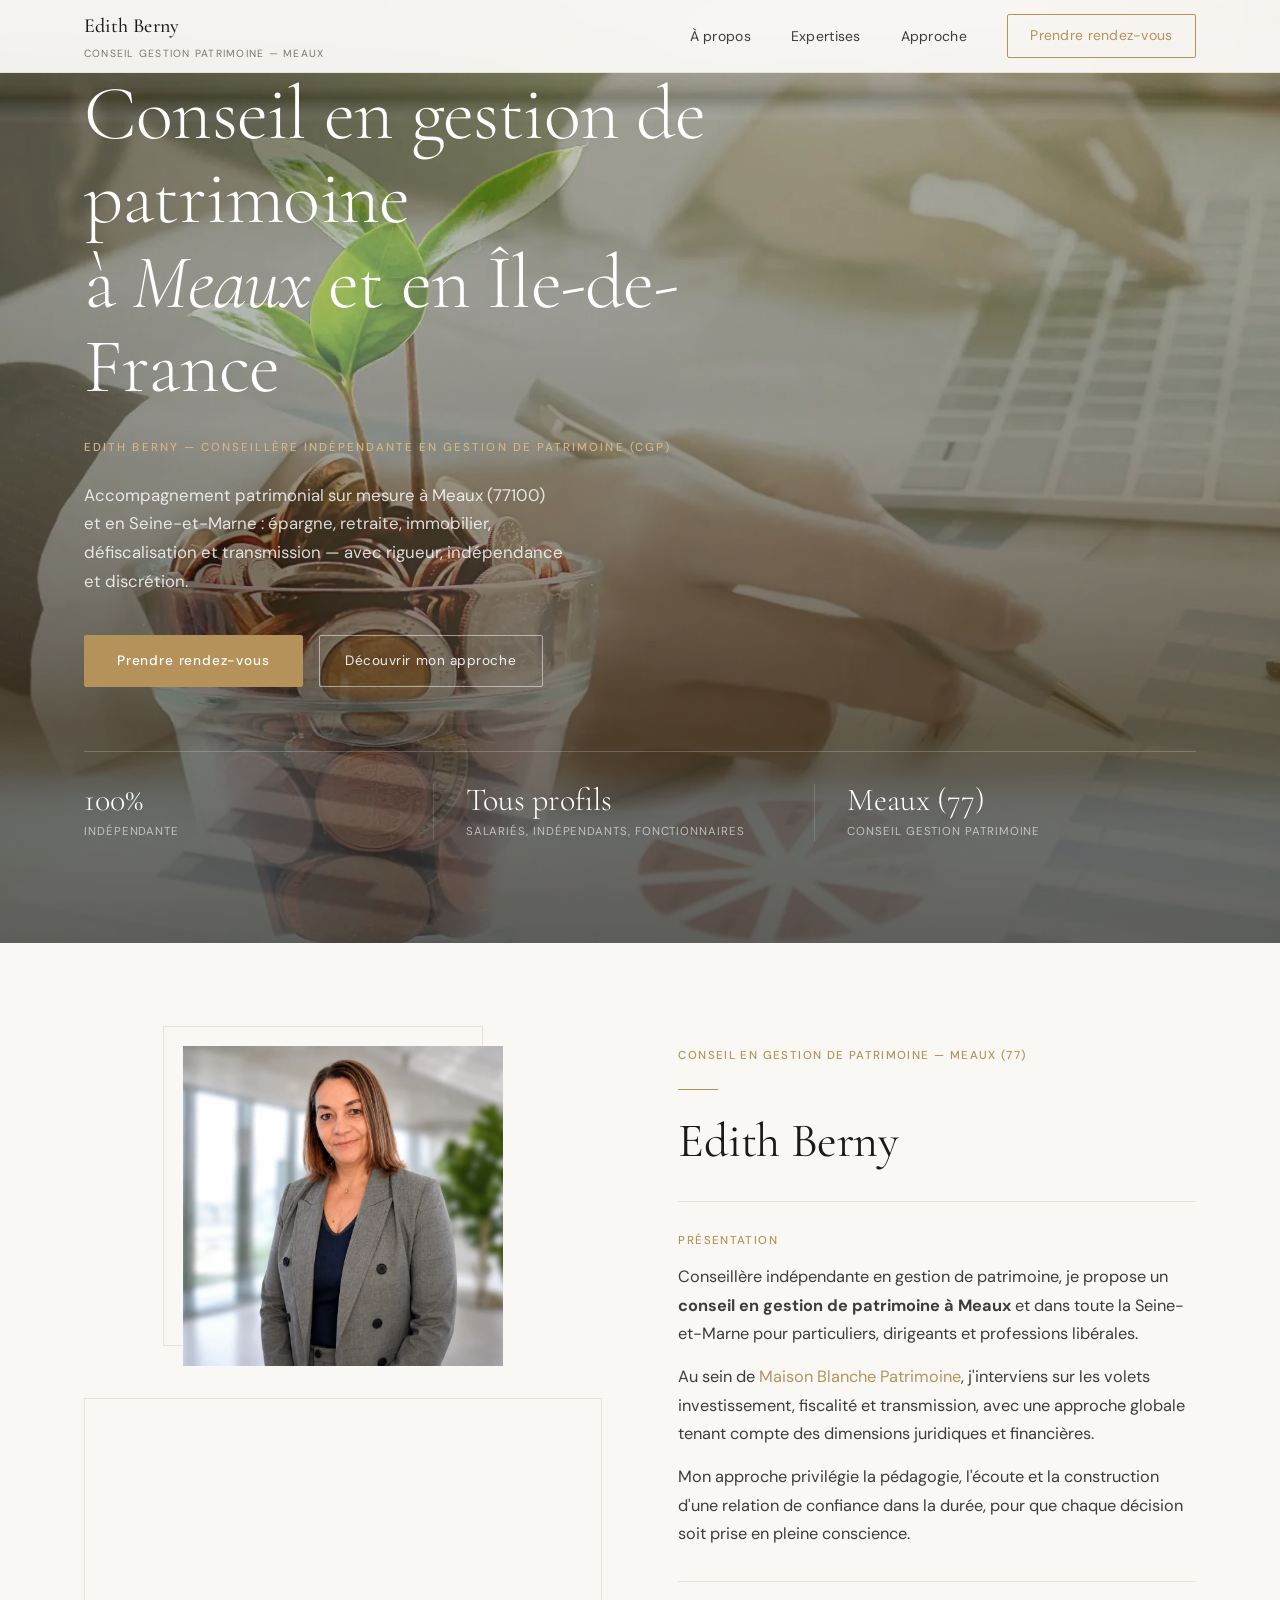
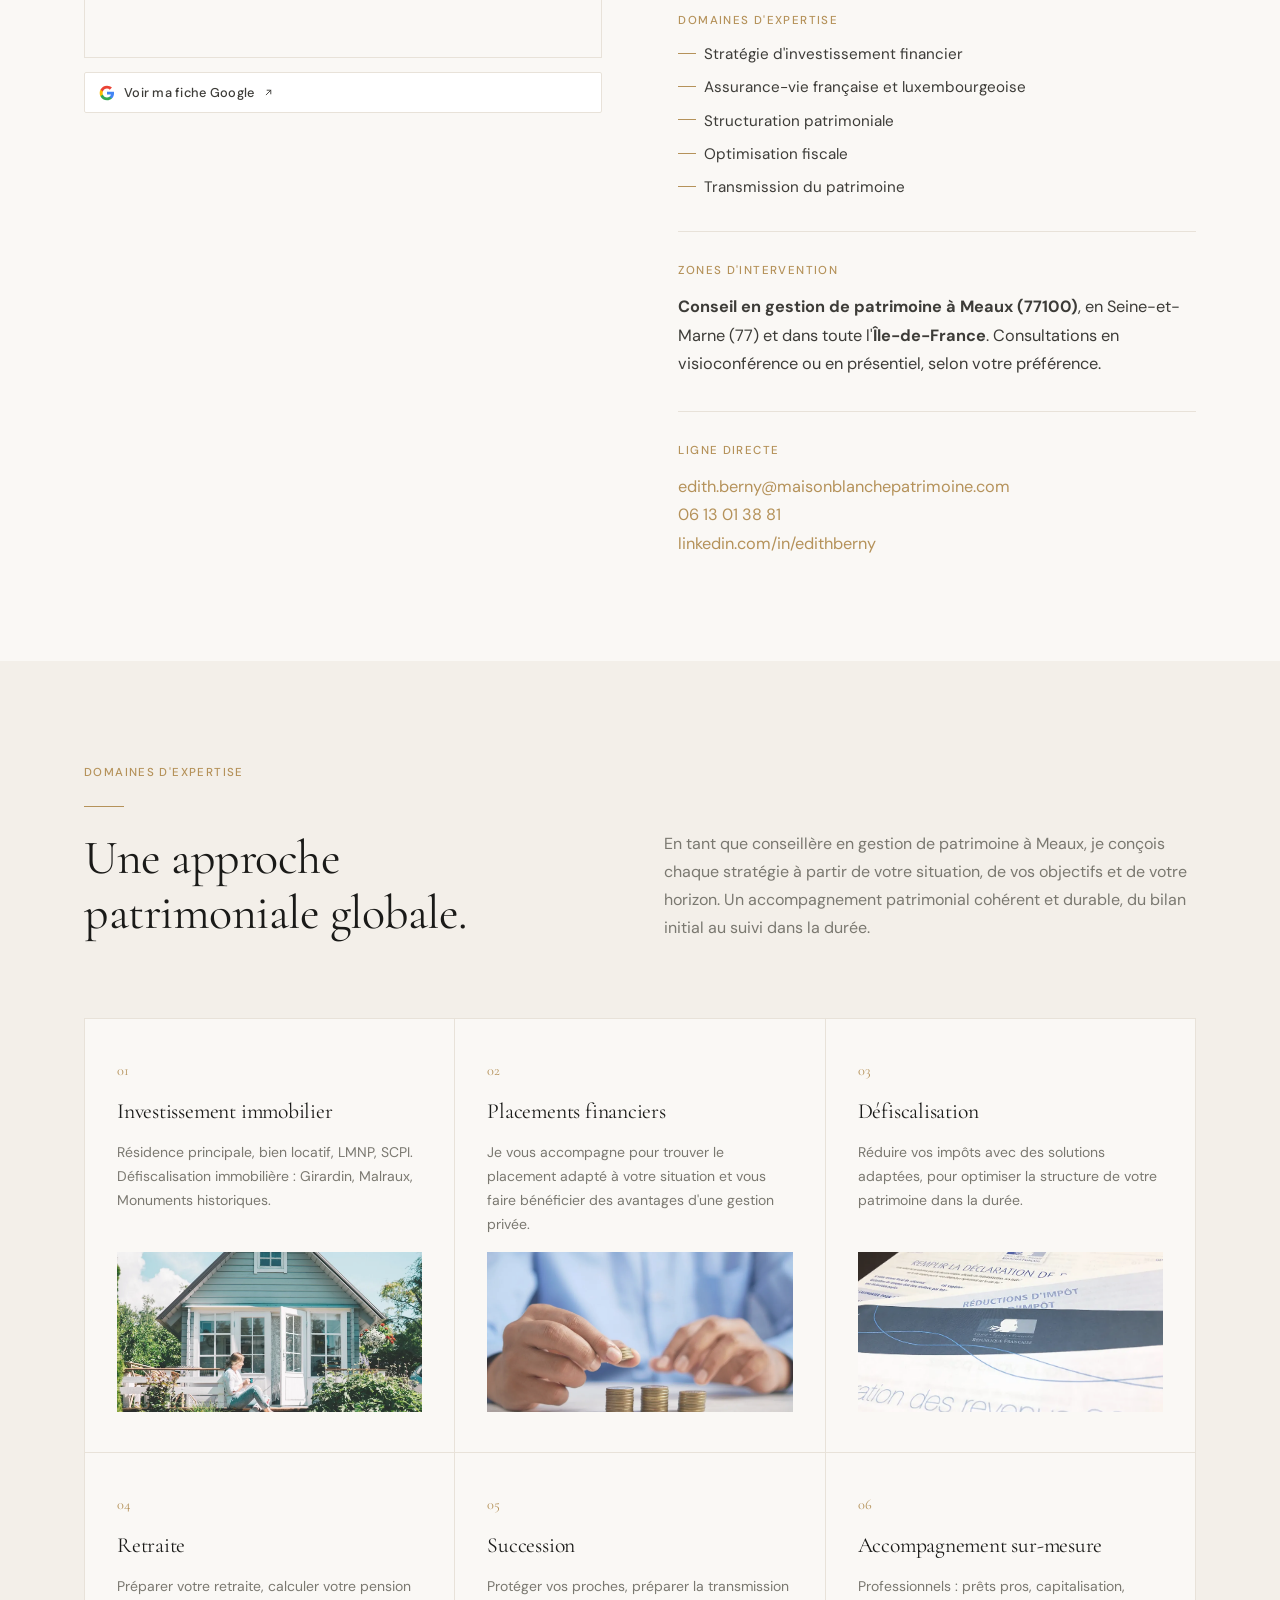
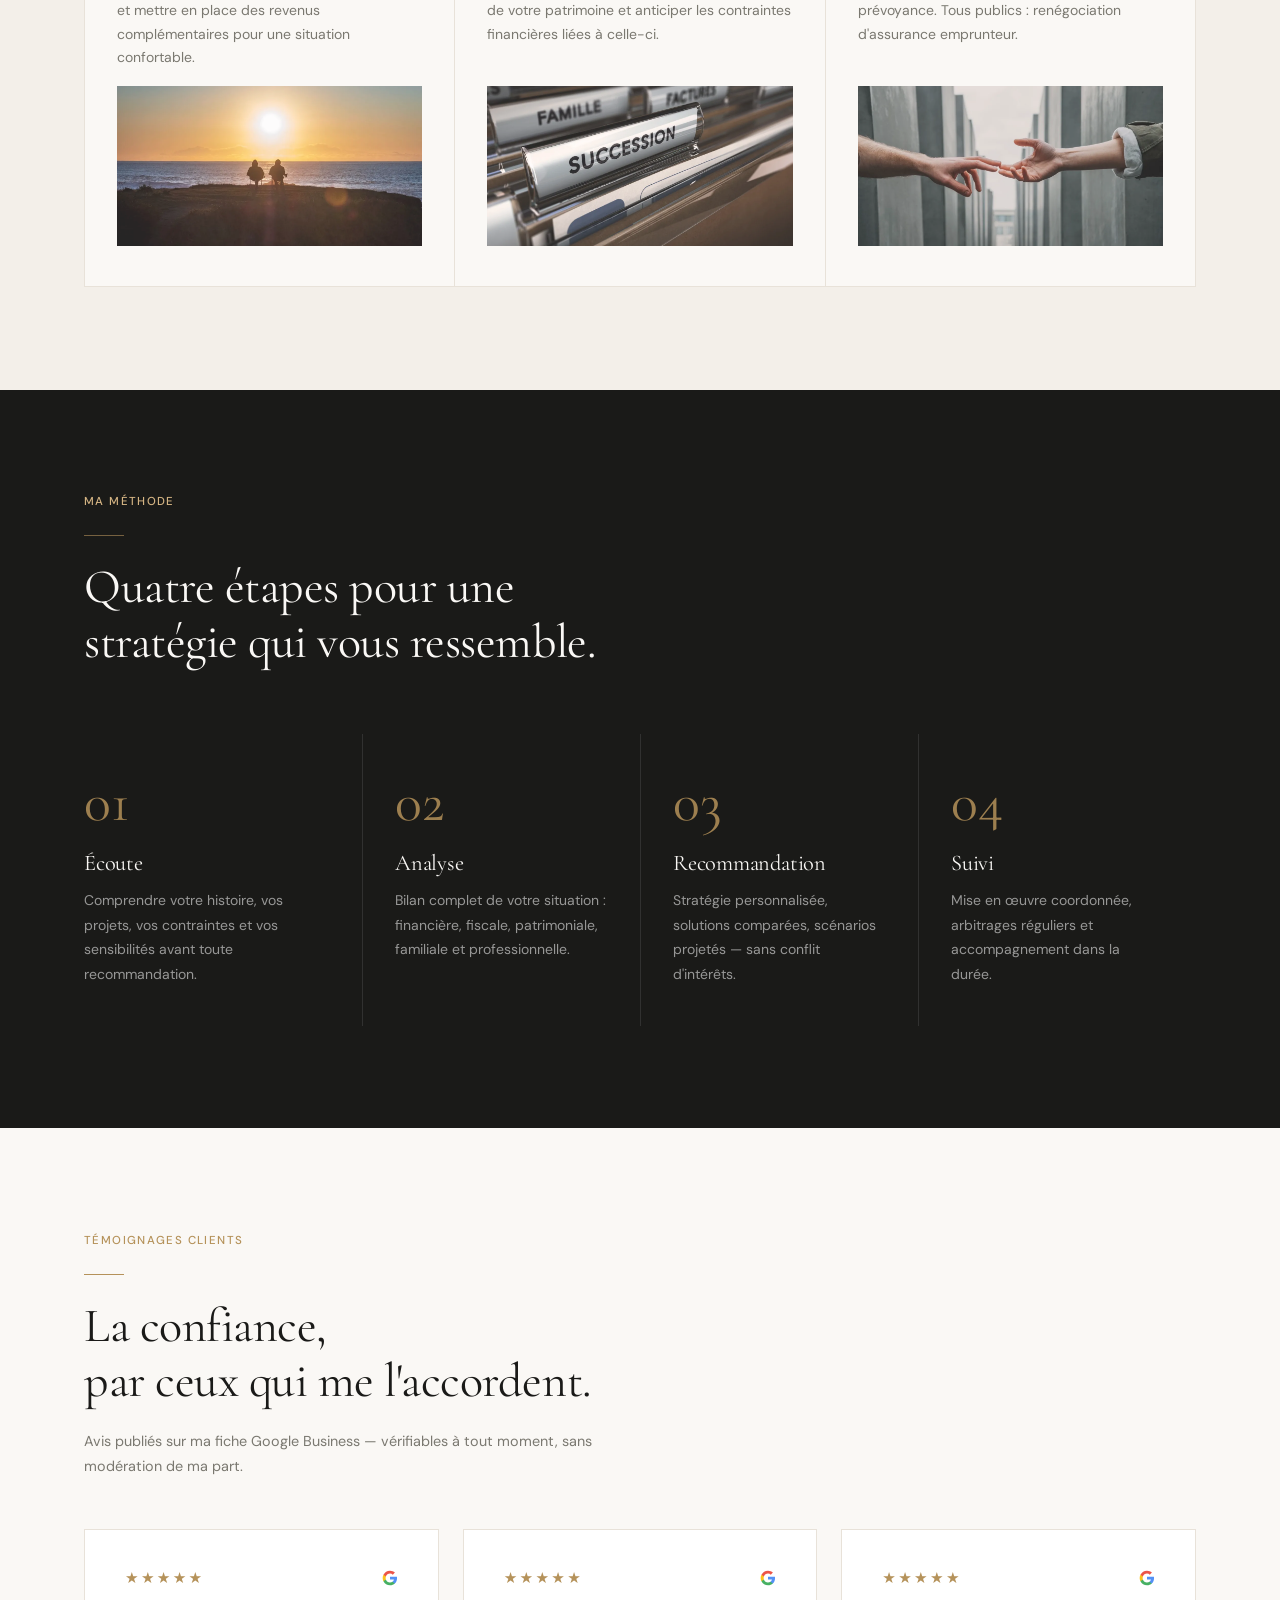
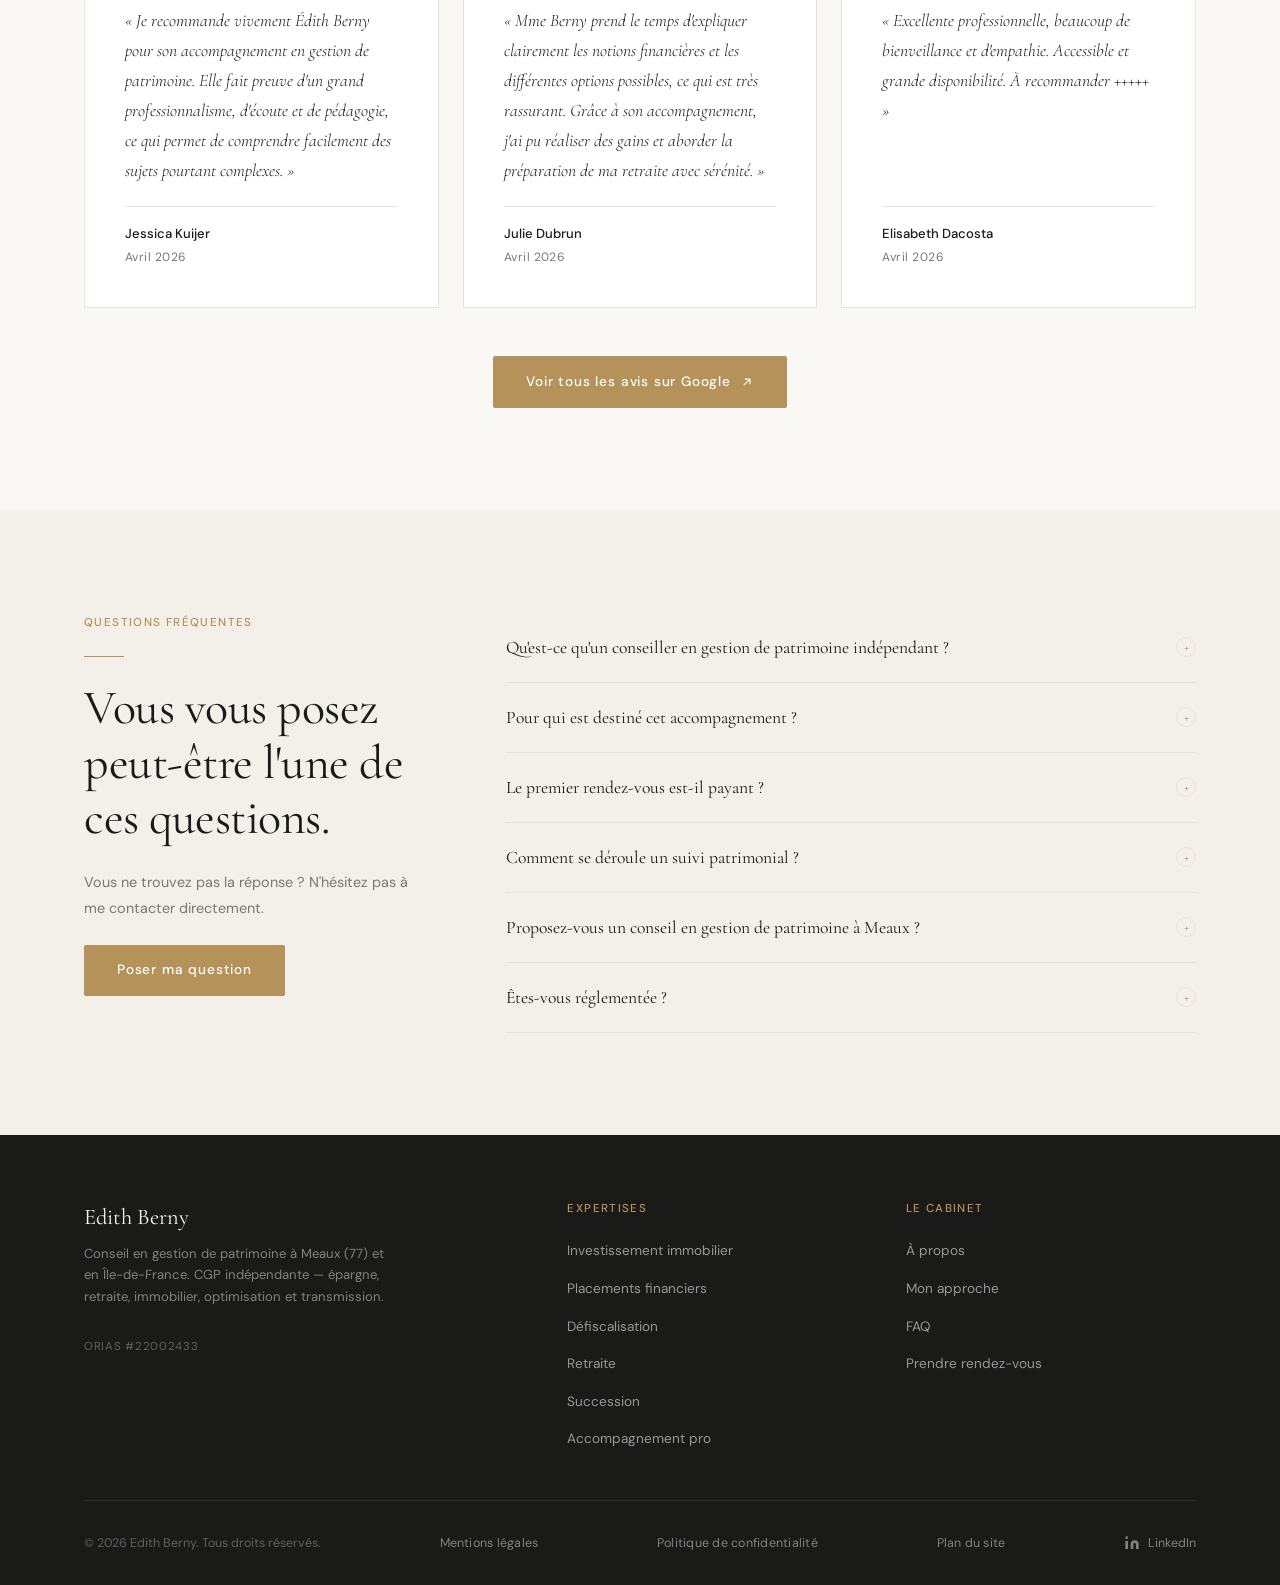
<file: index.html>
<!DOCTYPE html>
<html lang="fr">
<head>
  <meta charset="utf-8">
  <meta name="viewport" content="width=device-width, initial-scale=1">
  <title>Edith Berny | Conseil en gestion de patrimoine à Meaux (77) — CGP indépendante</title>

  <!-- SEO -->
  <meta name="description" content="Conseil en gestion de patrimoine à Meaux (77100) : Edith Berny, CGP indépendante en Seine-et-Marne et Île-de-France. Épargne, retraite, immobilier, défiscalisation, succession. ORIAS 22002433.">
  <meta name="keywords" content="conseil gestion patrimoine Meaux, conseil gestion patrimoine, conseiller en gestion de patrimoine Meaux, CGP Meaux, gestion de patrimoine 77, Seine-et-Marne, Île-de-France, Edith Berny, conseillère indépendante, épargne, retraite, assurance-vie, immobilier, SCPI, LMNP, défiscalisation, succession, transmission patrimoine, optimisation fiscale">
  <meta name="author" content="Edith Berny">
  <meta name="robots" content="index, follow">
  <meta name="theme-color" content="#FAF8F5">
  <meta name="geo.region" content="FR-77">
  <meta name="geo.placename" content="Meaux">
  <link rel="canonical" href="https://edithberny.fr/">
  <meta name="google-site-verification" content="r568KwYtqIx7D4IhbPSAcL2BdWmtwbNiZ2oz60REBpM" />

  <!-- OpenGraph -->
  <meta property="og:type" content="website">
  <meta property="og:locale" content="fr_FR">
  <meta property="og:title" content="Edith Berny — Conseil en gestion de patrimoine à Meaux">
  <meta property="og:url" content="https://edithberny.fr">
  <meta property="og:image" content="https://edithberny.fr/assets/profile_picture.webp">
  <meta property="og:description" content="Conseil en gestion de patrimoine à Meaux (77) : CGP indépendante. Épargne, retraite, immobilier, défiscalisation, succession — Seine-et-Marne et Île-de-France.">

  <!-- Twitter Card -->
  <meta name="twitter:card" content="summary_large_image">
  <meta name="twitter:title" content="Edith Berny — Conseil en gestion de patrimoine à Meaux">
  <meta name="twitter:description" content="Conseil en gestion de patrimoine à Meaux (77) : CGP indépendante. Épargne, retraite, immobilier, défiscalisation, succession — Seine-et-Marne et Île-de-France.">
  <meta name="twitter:image" content="https://edithberny.fr/assets/profile_picture.webp">

  <!-- Favicons -->
  <link rel="icon" type="image/x-icon" href="assets/favicon/favicon.ico">
  <link rel="icon" type="image/png" sizes="32x32" href="assets/favicon/favicon-32x32.png">
  <link rel="icon" type="image/png" sizes="16x16" href="assets/favicon/favicon-16x16.png">
  <link rel="apple-touch-icon" sizes="180x180" href="assets/favicon/apple-touch-icon.png">
  <link rel="manifest" href="assets/favicon/site.webmanifest">
  <link rel="sitemap" type="application/xml" title="Plan du site" href="sitemap.xml">

  <!-- Google Fonts -->
  <link rel="preconnect" href="https://fonts.googleapis.com">
  <link rel="preconnect" href="https://fonts.gstatic.com" crossorigin>
  <link href="https://fonts.googleapis.com/css2?family=Cormorant+Garamond:ital,wght@0,300;0,400;0,500;0,600;1,300;1,400&family=DM+Sans:wght@300;400;500&display=swap" rel="stylesheet">

  <!-- Preload LCP candidate -->
  <link rel="preload" as="image" href="assets/profile_picture.webp" fetchpriority="high">

  <!-- Styles -->
  <link rel="stylesheet" href="style.css">
</head>

<body>

  <!-- ── Navigation ────────────────────────────────────── -->
  <nav id="nav">
    <div class="nav-inner">
      <a href="#home" class="nav-brand">
        <span class="name">Edith Berny</span>
        <span class="sub">Conseil gestion patrimoine — Meaux</span>
      </a>
      <button class="nav-toggle" id="navToggle" type="button" aria-label="Ouvrir le menu" aria-expanded="false" aria-controls="navLinks">
        <span></span><span></span><span></span>
      </button>
      <ul class="nav-links" id="navLinks">
        <li><a href="#about">À propos</a></li>
        <li><a href="#services">Expertises</a></li>
        <li><a href="#approche">Approche</a></li>
        <li><a href="#rendez-vous" class="nav-cta">Prendre rendez-vous</a></li>
      </ul>
    </div>
  </nav>

  <!-- ── Hero ──────────────────────────────────────────── -->
  <section id="home">
    <div class="hero-bg"></div>
    <div class="hero-content container">
      <h1 class="hero-title">Conseil en gestion de patrimoine<br>à <em>Meaux</em> et en Île-de-France</h1>
      <p class="hero-eyebrow">Edith Berny — conseillère indépendante en gestion de patrimoine (CGP)</p>
      <p class="hero-desc">Accompagnement patrimonial sur mesure à Meaux (77100) et en Seine-et-Marne : épargne, retraite, immobilier, défiscalisation et transmission — avec rigueur, indépendance et discrétion.</p>
      <div class="hero-actions">
        <a href="#rendez-vous" class="btn-primary">Prendre rendez-vous</a>
        <a href="#about" class="btn-ghost">Découvrir mon approche</a>
      </div>
      <div class="hero-stats">
        <div class="hero-stat">
          <div class="val">100%</div>
          <div class="lbl">Indépendante</div>
        </div>
        <div class="hero-stat">
          <div class="val">Tous profils</div>
          <div class="lbl">Salariés, indépendants, fonctionnaires</div>
        </div>
        <div class="hero-stat">
          <div class="val">Meaux (77)</div>
          <div class="lbl">Conseil gestion patrimoine</div>
        </div>
      </div>
    </div>
  </section>

  <!-- ── À propos ───────────────────────────────────────── -->
  <section id="about" class="section">
    <div class="container">
      <div class="about-grid">
        <div class="about-visual">
          <div class="about-img-wrap">
            <img src="assets/profile_picture.webp" alt="Edith Berny, conseil en gestion de patrimoine à Meaux (77100) — CGP indépendante en Seine-et-Marne" fetchpriority="high" width="1000" height="1000">
          </div>
          <div class="map-wrap">
            <iframe src="https://www.google.com/maps/embed/v1/place?q=Meaux&key=AIzaSyBFw0Qbyq9zTFTd-tUY6dZWTgaQzuU17R8" title="Localisation Meaux" loading="lazy"></iframe>
          </div>
          <a href="https://share.google/9w6bGB4XbKCmkHkI8" target="_blank" rel="noopener" class="map-cta" aria-label="Voir ma fiche Google Business (nouvel onglet)">
            <svg width="16" height="16" viewBox="0 0 24 24" aria-hidden="true">
              <path fill="#4285F4" d="M22.56 12.25c0-.78-.07-1.53-.2-2.25H12v4.26h5.92c-.26 1.37-1.04 2.53-2.21 3.31v2.77h3.57c2.08-1.92 3.28-4.74 3.28-8.09z"/>
              <path fill="#34A853" d="M12 23c2.97 0 5.46-.98 7.28-2.66l-3.57-2.77c-.98.66-2.23 1.06-3.71 1.06-2.86 0-5.29-1.93-6.16-4.53H2.18v2.84C3.99 20.53 7.7 23 12 23z"/>
              <path fill="#FBBC05" d="M5.84 14.09c-.22-.66-.35-1.36-.35-2.09s.13-1.43.35-2.09V7.07H2.18C1.43 8.55 1 10.22 1 12s.43 3.45 1.18 4.93l2.85-2.22.81-.62z"/>
              <path fill="#EA4335" d="M12 5.38c1.62 0 3.06.56 4.21 1.64l3.15-3.15C17.45 2.09 14.97 1 12 1 7.7 1 3.99 3.47 2.18 7.07l3.66 2.84c.87-2.6 3.3-4.53 6.16-4.53z"/>
            </svg>
            Voir ma fiche Google
            <svg width="11" height="11" viewBox="0 0 24 24" fill="none" stroke="currentColor" stroke-width="2" stroke-linecap="round" stroke-linejoin="round" aria-hidden="true"><path d="M7 17L17 7M9 7h8v8"/></svg>
          </a>
        </div>
        <div class="about-text">
          <p class="label">Conseil en gestion de patrimoine — Meaux (77)</p>
          <div class="divider"></div>
          <h2 class="section-title">Edith Berny</h2>

          <div class="about-section">
            <h3 class="about-subhead">Présentation</h3>
            <p>Conseillère indépendante en gestion de patrimoine, je propose un <strong>conseil en gestion de patrimoine à Meaux</strong> et dans toute la Seine-et-Marne pour particuliers, dirigeants et professions libérales.</p>
            <p>Au sein de <a href="https://www.maisonblanchepatrimoine.com/" target="_blank" rel="noopener" style="color: var(--gold);">Maison Blanche Patrimoine</a>, j'interviens sur les volets investissement, fiscalité et transmission, avec une approche globale tenant compte des dimensions juridiques et financières.</p>
            <p>Mon approche privilégie la pédagogie, l'écoute et la construction d'une relation de confiance dans la durée, pour que chaque décision soit prise en pleine conscience.</p>
          </div>

          <div class="about-section">
            <h3 class="about-subhead">Domaines d'expertise</h3>
            <ul class="about-skills">
              <li>Stratégie d'investissement financier</li>
              <li>Assurance-vie française et luxembourgeoise</li>
              <li>Structuration patrimoniale</li>
              <li>Optimisation fiscale</li>
              <li>Transmission du patrimoine</li>
            </ul>
          </div>

          <div class="about-section">
            <h3 class="about-subhead">Zones d'intervention</h3>
            <p><strong>Conseil en gestion de patrimoine à Meaux (77100)</strong>, en Seine-et-Marne (77) et dans toute l'<strong>Île-de-France</strong>. Consultations en visioconférence ou en présentiel, selon votre préférence.</p>
          </div>

          <div class="about-section about-contact" id="rendez-vous">
            <h3 class="about-subhead">Ligne directe</h3>
            <address>
              <a href="mailto:edith.berny@maisonblanchepatrimoine.com">edith.berny@maisonblanchepatrimoine.com</a><br>
              <a href="tel:+33613013881">06 13 01 38 81</a><br>
              <a href="https://www.linkedin.com/in/edithberny/" target="_blank" rel="noopener">linkedin.com/in/edithberny</a>
            </address>
          </div>
        </div>
      </div>
    </div>
  </section>

  <!-- ── Expertises ─────────────────────────────────────── -->
  <section id="services" class="section">
    <div class="container">
      <div class="services-header">
        <div>
          <p class="label">Domaines d'expertise</p>
          <div class="divider"></div>
          <h2 class="section-title">Une approche<br>patrimoniale globale.</h2>
        </div>
        <p class="services-intro">
          En tant que conseillère en gestion de patrimoine à Meaux, je conçois chaque stratégie à partir de votre situation, de vos objectifs et de votre horizon. Un accompagnement patrimonial cohérent et durable, du bilan initial au suivi dans la durée.
        </p>
      </div>
      <div class="services-grid">

        <div class="service-card" id="services-immobilier">
          <span class="service-num">01</span>
          <h3 class="service-title">Investissement immobilier</h3>
          <p class="service-body">Résidence principale, bien locatif, LMNP, SCPI. Défiscalisation immobilière : Girardin, Malraux, Monuments historiques.</p>
          <img src="assets/maison.webp" alt="Maison illustrant les conseils en investissement immobilier (résidence principale, locatif, SCPI)" class="service-img" loading="lazy" width="1200" height="1200">
        </div>

        <div class="service-card" id="services-placements">
          <span class="service-num">02</span>
          <h3 class="service-title">Placements financiers</h3>
          <p class="service-body">Je vous accompagne pour trouver le placement adapté à votre situation et vous faire bénéficier des avantages d'une gestion privée.</p>
          <img src="assets/placement.webp" alt="Illustration des placements financiers et de la gestion privée" class="service-img" loading="lazy" width="1200" height="800">
        </div>

        <div class="service-card" id="services-defiscalisation">
          <span class="service-num">03</span>
          <h3 class="service-title">Défiscalisation</h3>
          <p class="service-body">Réduire vos impôts avec des solutions adaptées, pour optimiser la structure de votre patrimoine dans la durée.</p>
          <img src="assets/impots.webp" alt="Illustration de la défiscalisation et de l'optimisation fiscale du patrimoine" class="service-img" loading="lazy" width="823" height="463">
        </div>

        <div class="service-card" id="services-retraite">
          <span class="service-num">04</span>
          <h3 class="service-title">Retraite</h3>
          <p class="service-body">Préparer votre retraite, calculer votre pension et mettre en place des revenus complémentaires pour une situation confortable.</p>
          <img src="assets/retraite.webp" alt="Illustration de la préparation de la retraite et des revenus complémentaires" class="service-img" loading="lazy" width="1200" height="800">
        </div>

        <div class="service-card" id="services-succession">
          <span class="service-num">05</span>
          <h3 class="service-title">Succession</h3>
          <p class="service-body">Protéger vos proches, préparer la transmission de votre patrimoine et anticiper les contraintes financières liées à celle-ci.</p>
          <img src="assets/succession.webp" alt="Illustration de la transmission du patrimoine et de la succession" class="service-img" loading="lazy" width="1170" height="675">
        </div>

        <div class="service-card" id="services-accompagnement">
          <span class="service-num">06</span>
          <h3 class="service-title">Accompagnement sur-mesure</h3>
          <p class="service-body">Professionnels : prêts pros, capitalisation, prévoyance. Tous publics : renégociation d'assurance emprunteur.</p>
          <img src="assets/accompagnement.webp" alt="Illustration de l'accompagnement patrimonial sur-mesure" class="service-img" loading="lazy" width="1200" height="800">
        </div>

      </div>
    </div>
  </section>

  <!-- ── Approche ───────────────────────────────────────── -->
  <section id="approche" class="section">
    <div class="container">
      <p class="label">Ma méthode</p>
      <div class="divider" style="background: rgba(181,146,90,.6)"></div>
      <h2 class="section-title" style="max-width: 560px;">Quatre étapes pour une stratégie qui vous ressemble.</h2>
      <div class="approche-grid">
        <div class="approche-step">
          <div class="step-num">01</div>
          <h3 class="step-title">Écoute</h3>
          <p class="step-desc">Comprendre votre histoire, vos projets, vos contraintes et vos sensibilités avant toute recommandation.</p>
        </div>
        <div class="approche-step">
          <div class="step-num">02</div>
          <h3 class="step-title">Analyse</h3>
          <p class="step-desc">Bilan complet de votre situation : financière, fiscale, patrimoniale, familiale et professionnelle.</p>
        </div>
        <div class="approche-step">
          <div class="step-num">03</div>
          <h3 class="step-title">Recommandation</h3>
          <p class="step-desc">Stratégie personnalisée, solutions comparées, scénarios projetés — sans conflit d'intérêts.</p>
        </div>
        <div class="approche-step">
          <div class="step-num">04</div>
          <h3 class="step-title">Suivi</h3>
          <p class="step-desc">Mise en œuvre coordonnée, arbitrages réguliers et accompagnement dans la durée.</p>
        </div>
      </div>
    </div>
  </section>

  <!-- ── Témoignages ────────────────────────────────────── -->
  <section id="temoignages" class="section">
    <div class="container">
      <p class="label">Témoignages clients</p>
      <div class="divider"></div>
      <h2 class="section-title">La confiance,<br>par ceux qui me l'accordent.</h2>
      <p class="temoignages-intro">Avis publiés sur ma fiche Google Business — vérifiables à tout moment, sans modération de ma part.</p>

      <div class="temoignages-grid">

        <article class="temoignage">
          <div class="temoignage-meta">
            <span class="temoignage-stars" aria-label="Note : 5 sur 5">★★★★★</span>
            <svg class="temoignage-source" width="16" height="16" viewBox="0 0 24 24" aria-label="Avis Google">
              <path fill="#4285F4" d="M22.56 12.25c0-.78-.07-1.53-.2-2.25H12v4.26h5.92c-.26 1.37-1.04 2.53-2.21 3.31v2.77h3.57c2.08-1.92 3.28-4.74 3.28-8.09z"/>
              <path fill="#34A853" d="M12 23c2.97 0 5.46-.98 7.28-2.66l-3.57-2.77c-.98.66-2.23 1.06-3.71 1.06-2.86 0-5.29-1.93-6.16-4.53H2.18v2.84C3.99 20.53 7.7 23 12 23z"/>
              <path fill="#FBBC05" d="M5.84 14.09c-.22-.66-.35-1.36-.35-2.09s.13-1.43.35-2.09V7.07H2.18C1.43 8.55 1 10.22 1 12s.43 3.45 1.18 4.93l2.85-2.22.81-.62z"/>
              <path fill="#EA4335" d="M12 5.38c1.62 0 3.06.56 4.21 1.64l3.15-3.15C17.45 2.09 14.97 1 12 1 7.7 1 3.99 3.47 2.18 7.07l3.66 2.84c.87-2.6 3.3-4.53 6.16-4.53z"/>
            </svg>
          </div>
          <p class="temoignage-quote">« Je recommande vivement Édith Berny pour son accompagnement en gestion de patrimoine. Elle fait preuve d'un grand professionnalisme, d'écoute et de pédagogie, ce qui permet de comprendre facilement des sujets pourtant complexes. »</p>
          <footer class="temoignage-author">
            <a class="temoignage-name" href="https://share.google/z21oV4kityhI7Cx8y" target="_blank" rel="noopener" aria-label="Lire l'avis complet de Jessica Kuijer sur Google (nouvel onglet)">Jessica Kuijer</a>
            <span class="temoignage-role">Avril 2026</span>
          </footer>
        </article>

        <article class="temoignage">
          <div class="temoignage-meta">
            <span class="temoignage-stars" aria-label="Note : 5 sur 5">★★★★★</span>
            <svg class="temoignage-source" width="16" height="16" viewBox="0 0 24 24" aria-label="Avis Google">
              <path fill="#4285F4" d="M22.56 12.25c0-.78-.07-1.53-.2-2.25H12v4.26h5.92c-.26 1.37-1.04 2.53-2.21 3.31v2.77h3.57c2.08-1.92 3.28-4.74 3.28-8.09z"/>
              <path fill="#34A853" d="M12 23c2.97 0 5.46-.98 7.28-2.66l-3.57-2.77c-.98.66-2.23 1.06-3.71 1.06-2.86 0-5.29-1.93-6.16-4.53H2.18v2.84C3.99 20.53 7.7 23 12 23z"/>
              <path fill="#FBBC05" d="M5.84 14.09c-.22-.66-.35-1.36-.35-2.09s.13-1.43.35-2.09V7.07H2.18C1.43 8.55 1 10.22 1 12s.43 3.45 1.18 4.93l2.85-2.22.81-.62z"/>
              <path fill="#EA4335" d="M12 5.38c1.62 0 3.06.56 4.21 1.64l3.15-3.15C17.45 2.09 14.97 1 12 1 7.7 1 3.99 3.47 2.18 7.07l3.66 2.84c.87-2.6 3.3-4.53 6.16-4.53z"/>
            </svg>
          </div>
          <p class="temoignage-quote">« Mme Berny prend le temps d'expliquer clairement les notions financières et les différentes options possibles, ce qui est très rassurant. Grâce à son accompagnement, j'ai pu réaliser des gains et aborder la préparation de ma retraite avec sérénité. »</p>
          <footer class="temoignage-author">
            <a class="temoignage-name" href="https://share.google/UVmm26gg4FGFTOsZF" target="_blank" rel="noopener" aria-label="Lire l'avis complet de Julie Dubrun sur Google (nouvel onglet)">Julie Dubrun</a>
            <span class="temoignage-role">Avril 2026</span>
          </footer>
        </article>

        <article class="temoignage">
          <div class="temoignage-meta">
            <span class="temoignage-stars" aria-label="Note : 5 sur 5">★★★★★</span>
            <svg class="temoignage-source" width="16" height="16" viewBox="0 0 24 24" aria-label="Avis Google">
              <path fill="#4285F4" d="M22.56 12.25c0-.78-.07-1.53-.2-2.25H12v4.26h5.92c-.26 1.37-1.04 2.53-2.21 3.31v2.77h3.57c2.08-1.92 3.28-4.74 3.28-8.09z"/>
              <path fill="#34A853" d="M12 23c2.97 0 5.46-.98 7.28-2.66l-3.57-2.77c-.98.66-2.23 1.06-3.71 1.06-2.86 0-5.29-1.93-6.16-4.53H2.18v2.84C3.99 20.53 7.7 23 12 23z"/>
              <path fill="#FBBC05" d="M5.84 14.09c-.22-.66-.35-1.36-.35-2.09s.13-1.43.35-2.09V7.07H2.18C1.43 8.55 1 10.22 1 12s.43 3.45 1.18 4.93l2.85-2.22.81-.62z"/>
              <path fill="#EA4335" d="M12 5.38c1.62 0 3.06.56 4.21 1.64l3.15-3.15C17.45 2.09 14.97 1 12 1 7.7 1 3.99 3.47 2.18 7.07l3.66 2.84c.87-2.6 3.3-4.53 6.16-4.53z"/>
            </svg>
          </div>
          <p class="temoignage-quote">« Excellente professionnelle, beaucoup de bienveillance et d'empathie. Accessible et grande disponibilité. À recommander +++++ »</p>
          <footer class="temoignage-author">
            <a class="temoignage-name" href="https://share.google/jnCYaEM83wE5Rtjt5" target="_blank" rel="noopener" aria-label="Lire l'avis complet d'Elisabeth Dacosta sur Google (nouvel onglet)">Elisabeth Dacosta</a>
            <span class="temoignage-role">Avril 2026</span>
          </footer>
        </article>

      </div>

      <div class="temoignages-cta-wrap">
        <a href="https://share.google/9w6bGB4XbKCmkHkI8" target="_blank" rel="noopener" class="btn-primary temoignages-cta" aria-label="Voir tous les avis sur Google (nouvel onglet)">
          Voir tous les avis sur Google
          <svg width="14" height="14" viewBox="0 0 24 24" fill="none" stroke="currentColor" stroke-width="2" stroke-linecap="round" stroke-linejoin="round" aria-hidden="true"><path d="M7 17L17 7M9 7h8v8"/></svg>
        </a>
      </div>
    </div>
  </section>

  <!-- ── FAQ ───────────────────────────────────────────── -->
  <section id="faq" class="section">
    <div class="container">
      <div class="faq-grid">
        <div class="faq-sticky">
          <p class="label">Questions fréquentes</p>
          <div class="divider"></div>
          <h2 class="section-title">Vous vous posez peut-être l'une de ces questions.</h2>
          <p style="margin-top:1.5rem; font-size:.9rem; color:var(--ink3); line-height:1.75;">Vous ne trouvez pas la réponse ? N'hésitez pas à me contacter directement.</p>
          <a href="#rendez-vous" class="btn-primary" style="margin-top:1.5rem; display:inline-flex;">Poser ma question</a>
        </div>
        <div class="faq-list">
          <div class="faq-item">
            <button class="faq-question">
              Qu'est-ce qu'un conseiller en gestion de patrimoine indépendant ?
              <span class="faq-icon">+</span>
            </button>
            <div class="faq-answer"><div class="faq-answer-inner">Un CGP indépendant n'est lié à aucune banque ni compagnie d'assurance. Il sélectionne librement les meilleures solutions du marché, sans grille produit imposée. Son alignement avec le client est total.</div></div>
          </div>
          <div class="faq-item">
            <button class="faq-question">
              Pour qui est destiné cet accompagnement ?
              <span class="faq-icon">+</span>
            </button>
            <div class="faq-answer"><div class="faq-answer-inner">Pour tous : salarié, fonctionnaire, indépendant ou chef d'entreprise. Que vous souhaitiez préparer votre retraite, investir, défiscaliser ou préparer une transmission, je construis une stratégie adaptée à votre situation réelle.</div></div>
          </div>
          <div class="faq-item">
            <button class="faq-question">
              Le premier rendez-vous est-il payant ?
              <span class="faq-icon">+</span>
            </button>
            <div class="faq-answer"><div class="faq-answer-inner">Non. Le premier échange est offert et sans engagement. Il sert à comprendre votre situation, vos objectifs, et à évaluer ensemble comment je peux vous accompagner au mieux.</div></div>
          </div>
          <div class="faq-item">
            <button class="faq-question">
              Comment se déroule un suivi patrimonial ?
              <span class="faq-icon">+</span>
            </button>
            <div class="faq-answer"><div class="faq-answer-inner">Après l'audit initial et la mise en place des recommandations, nous effectuons des points réguliers pour ajuster la stratégie selon l'évolution de votre vie, de vos objectifs et de la fiscalité.</div></div>
          </div>
          <div class="faq-item">
            <button class="faq-question">
              Proposez-vous un conseil en gestion de patrimoine à Meaux ?
              <span class="faq-icon">+</span>
            </button>
            <div class="faq-answer"><div class="faq-answer-inner">Oui. J'accompagne des clients à Meaux (77100), en Seine-et-Marne et dans toute l'Île-de-France, en rendez-vous en présentiel ou en visioconférence. Mon conseil couvre l'épargne, la retraite, l'immobilier, la défiscalisation et la transmission de patrimoine.</div></div>
          </div>
          <div class="faq-item">
            <button class="faq-question">
              Êtes-vous réglementée ?
              <span class="faq-icon">+</span>
            </button>
            <div class="faq-answer"><div class="faq-answer-inner">Oui. J'exerce dans le cadre réglementaire de la gestion de patrimoine, immatriculée à <a href="https://www.orias.fr/home/showIntermediaire/411115660" target="_blank" rel="noopener" style="color: var(--gold);">l'ORIAS</a>, sous le contrôle de l'Autorité des Marchés Financiers (AMF) et de l'ACPR.</div></div>
          </div>
        </div>
      </div>
    </div>
  </section>

  <!-- ── Footer ─────────────────────────────────────────── -->
  <footer>
    <div class="footer-inner">
      <div class="footer-top">
        <div class="footer-brand">
          <div class="name">Edith Berny</div>
          <p class="tagline">Conseil en gestion de patrimoine à Meaux (77) et en Île-de-France. CGP indépendante — épargne, retraite, immobilier, optimisation et transmission.</p>
          <span class="orias"><a href="https://www.orias.fr/home/showIntermediaire/411115660" target="_blank" rel="noopener">ORIAS #22002433</a></span>
        </div>
        <div>
          <p class="footer-col-title">Expertises</p>
          <ul class="footer-links">
            <li><a href="#services-immobilier">Investissement immobilier</a></li>
            <li><a href="#services-placements">Placements financiers</a></li>
            <li><a href="#services-defiscalisation">Défiscalisation</a></li>
            <li><a href="#services-retraite">Retraite</a></li>
            <li><a href="#services-succession">Succession</a></li>
            <li><a href="#services-accompagnement">Accompagnement pro</a></li>
          </ul>
        </div>
        <div>
          <p class="footer-col-title">Le cabinet</p>
          <ul class="footer-links">
            <li><a href="#about">À propos</a></li>
            <li><a href="#approche">Mon approche</a></li>
            <li><a href="#faq">FAQ</a></li>
            <li><a href="#rendez-vous">Prendre rendez-vous</a></li>
          </ul>
        </div>
      </div>
      <div class="footer-bottom">
        <span class="footer-copy">© <span id="year"></span> Edith Berny. Tous droits réservés.</span>
        <a href="mentions-legales.html" class="footer-legal">Mentions légales</a>
        <a href="politique-confidentialite.html" class="footer-legal">Politique de confidentialité</a>
        <a href="sitemap.xml" class="footer-legal" target="_blank" rel="noopener">Plan du site</a>
        <a href="https://www.linkedin.com/in/edithberny/" target="_blank" rel="noopener" class="footer-linkedin">
          <svg width="16" height="16" viewBox="0 0 24 24" fill="currentColor" aria-hidden="true"><path d="M16 8a6 6 0 0 1 6 6v7h-4v-7a2 2 0 0 0-2-2 2 2 0 0 0-2 2v7h-4v-7a6 6 0 0 1 6-6z"/><rect x="2" y="9" width="4" height="12"/><circle cx="4" cy="4" r="2"/></svg>
          LinkedIn
        </a>
      </div>
    </div>
  </footer>

  <!-- Scroll to top -->
  <div id="scrolltop" role="button" aria-label="Retour en haut" tabindex="0">
    <svg width="16" height="16" viewBox="0 0 24 24" fill="none" aria-hidden="true">
      <path d="M18 15l-6-6-6 6" stroke="#B5925A" stroke-width="1.5" stroke-linecap="round" stroke-linejoin="round"/>
    </svg>
  </div>

  <script>
    document.getElementById('year').textContent = new Date().getFullYear();

    const nav = document.getElementById('nav');
    const scrollTop = document.getElementById('scrolltop');
    window.addEventListener('scroll', () => {
      nav.classList.toggle('scrolled', window.scrollY > 40);
      scrollTop.classList.toggle('visible', window.scrollY > 400);
    }, { passive: true });

    const toggle = document.getElementById('navToggle');
    const links = document.getElementById('navLinks');
    const setMenu = open => {
      links.classList.toggle('open', open);
      toggle.setAttribute('aria-expanded', open ? 'true' : 'false');
      toggle.setAttribute('aria-label', open ? 'Fermer le menu' : 'Ouvrir le menu');
    };
    toggle.addEventListener('click', e => { e.stopPropagation(); setMenu(!links.classList.contains('open')); });
    links.querySelectorAll('a').forEach(a => a.addEventListener('click', () => setMenu(false)));
    document.addEventListener('click', e => {
      if (!links.classList.contains('open')) return;
      if (links.contains(e.target) || toggle.contains(e.target)) return;
      setMenu(false);
    });
    document.addEventListener('keydown', e => { if (e.key === 'Escape' && links.classList.contains('open')) setMenu(false); });

    scrollTop.addEventListener('click', () => {
      window.scrollTo({ top: 0, behavior: 'smooth' });
    });

    document.querySelectorAll('.faq-question').forEach(btn => {
      btn.addEventListener('click', () => {
        const item = btn.closest('.faq-item');
        const isOpen = item.classList.contains('open');
        document.querySelectorAll('.faq-item').forEach(i => i.classList.remove('open'));
        if (!isOpen) item.classList.add('open');
      });
    });

    document.querySelectorAll('a[href^="#"]').forEach(a => {
      a.addEventListener('click', e => {
        const target = document.querySelector(a.getAttribute('href'));
        if (!target) return;
        e.preventDefault();
        const offset = 80;
        const top = target.getBoundingClientRect().top + window.scrollY - offset;
        window.scrollTo({ top, behavior: 'smooth' });
      });
    });
  </script>

  <!-- ── Données structurées Schema.org ──────────────────── -->
  <script type="application/ld+json">
  {
    "@context": "https://schema.org",
    "@type": "FinancialService",
    "@id": "https://edithberny.fr/#cabinet",
    "name": "Edith Berny — Conseil en gestion de patrimoine à Meaux",
    "alternateName": ["Edith Berny CGP", "Conseil gestion patrimoine Meaux"],
    "url": "https://edithberny.fr/",
    "image": "https://edithberny.fr/assets/profile_picture.webp",
    "logo": "https://edithberny.fr/assets/favicon/android-chrome-512x512.png",
    "description": "Conseil en gestion de patrimoine à Meaux (77100) et en Île-de-France. CGP indépendante : stratégie d'investissement, fiscalité, transmission, retraite, immobilier.",
    "email": "edith.berny@maisonblanchepatrimoine.com",
    "address": {
      "@type": "PostalAddress",
      "addressLocality": "Meaux",
      "postalCode": "77100",
      "addressRegion": "Île-de-France",
      "addressCountry": "FR"
    },
    "areaServed": [
      { "@type": "City", "name": "Meaux" },
      { "@type": "AdministrativeArea", "name": "Seine-et-Marne" },
      { "@type": "AdministrativeArea", "name": "Île-de-France" }
    ],
    "serviceType": [
      "Conseil en gestion de patrimoine",
      "Conseil gestion patrimoine Meaux",
      "Conseil en investissements financiers",
      "Courtage en assurances",
      "Optimisation fiscale",
      "Préparation de la retraite",
      "Transmission de patrimoine",
      "Investissement immobilier"
    ],
    "knowsAbout": [
      "Assurance-vie",
      "Assurance-vie luxembourgeoise",
      "SCPI",
      "LMNP",
      "Loi Girardin",
      "Loi Malraux",
      "Monuments historiques",
      "Défiscalisation",
      "Succession",
      "PER"
    ],
    "hasCredential": [
      {
        "@type": "EducationalOccupationalCredential",
        "credentialCategory": "Immatriculation ORIAS",
        "identifier": "22002433",
        "url": "https://www.orias.fr/home/showIntermediaire/411115660"
      },
      {
        "@type": "EducationalOccupationalCredential",
        "credentialCategory": "Conseiller en Investissements Financiers (CIF)",
        "recognizedBy": { "@type": "Organization", "name": "Autorité des Marchés Financiers (AMF)" }
      }
    ],
    "parentOrganization": {
      "@type": "Organization",
      "name": "Maison Blanche Patrimoine",
      "url": "https://www.maisonblanchepatrimoine.com/"
    },
    "sameAs": [
      "https://www.linkedin.com/in/edithberny/",
      "https://share.google/9w6bGB4XbKCmkHkI8",
      "https://www.orias.fr/home/showIntermediaire/411115660"
    ]
  }
  </script>

  <script type="application/ld+json">
  {
    "@context": "https://schema.org",
    "@type": "Person",
    "@id": "https://edithberny.fr/#edith-berny",
    "name": "Edith Berny",
    "givenName": "Edith",
    "familyName": "Berny",
    "jobTitle": "Conseillère en gestion de patrimoine",
    "image": "https://edithberny.fr/assets/profile_picture.webp",
    "url": "https://edithberny.fr/",
    "worksFor": { "@id": "https://edithberny.fr/#cabinet" },
    "sameAs": [
      "https://www.linkedin.com/in/edithberny/",
      "https://share.google/9w6bGB4XbKCmkHkI8"
    ]
  }
  </script>

  <script type="application/ld+json">
  {
    "@context": "https://schema.org",
    "@type": "FAQPage",
    "mainEntity": [
      {
        "@type": "Question",
        "name": "Qu'est-ce qu'un conseiller en gestion de patrimoine indépendant ?",
        "acceptedAnswer": {
          "@type": "Answer",
          "text": "Un CGP indépendant n'est lié à aucune banque ni compagnie d'assurance. Il sélectionne librement les meilleures solutions du marché, sans grille produit imposée. Son alignement avec le client est total."
        }
      },
      {
        "@type": "Question",
        "name": "Pour qui est destiné cet accompagnement ?",
        "acceptedAnswer": {
          "@type": "Answer",
          "text": "Pour tous : salarié, fonctionnaire, indépendant ou chef d'entreprise. Que vous souhaitiez préparer votre retraite, investir, défiscaliser ou préparer une transmission, je construis une stratégie adaptée à votre situation réelle."
        }
      },
      {
        "@type": "Question",
        "name": "Le premier rendez-vous est-il payant ?",
        "acceptedAnswer": {
          "@type": "Answer",
          "text": "Non. Le premier échange est offert et sans engagement. Il sert à comprendre votre situation, vos objectifs, et à évaluer ensemble comment je peux vous accompagner au mieux."
        }
      },
      {
        "@type": "Question",
        "name": "Comment se déroule un suivi patrimonial ?",
        "acceptedAnswer": {
          "@type": "Answer",
          "text": "Après l'audit initial et la mise en place des recommandations, nous effectuons des points réguliers pour ajuster la stratégie selon l'évolution de votre vie, de vos objectifs et de la fiscalité."
        }
      },
      {
        "@type": "Question",
        "name": "Proposez-vous un conseil en gestion de patrimoine à Meaux ?",
        "acceptedAnswer": {
          "@type": "Answer",
          "text": "Oui. J'accompagne des clients à Meaux (77100), en Seine-et-Marne et dans toute l'Île-de-France, en rendez-vous en présentiel ou en visioconférence. Mon conseil couvre l'épargne, la retraite, l'immobilier, la défiscalisation et la transmission de patrimoine."
        }
      },
      {
        "@type": "Question",
        "name": "Êtes-vous réglementée ?",
        "acceptedAnswer": {
          "@type": "Answer",
          "text": "Oui. J'exerce dans le cadre réglementaire de la gestion de patrimoine, immatriculée à l'ORIAS sous le numéro 22002433, sous le contrôle de l'Autorité des Marchés Financiers (AMF) et de l'ACPR."
        }
      }
    ]
  }
  </script>

</body>
</html>
</file>
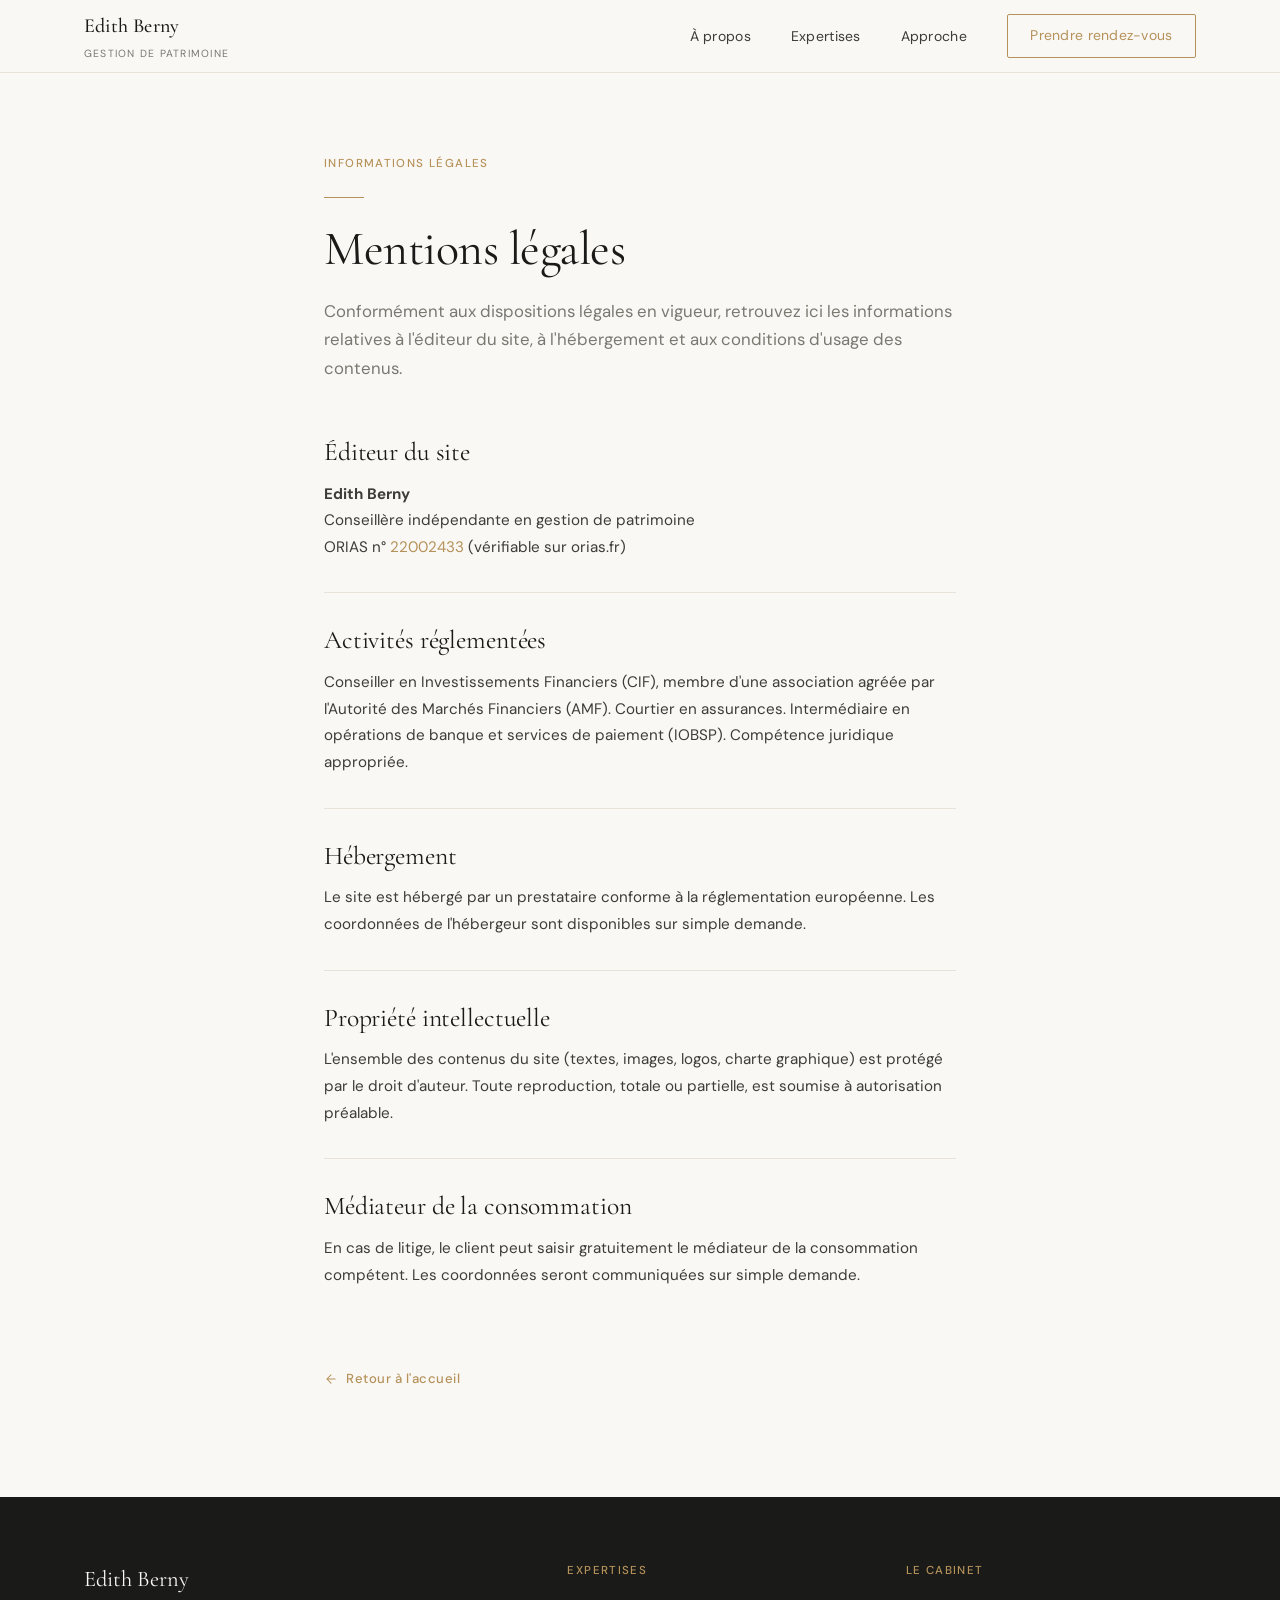
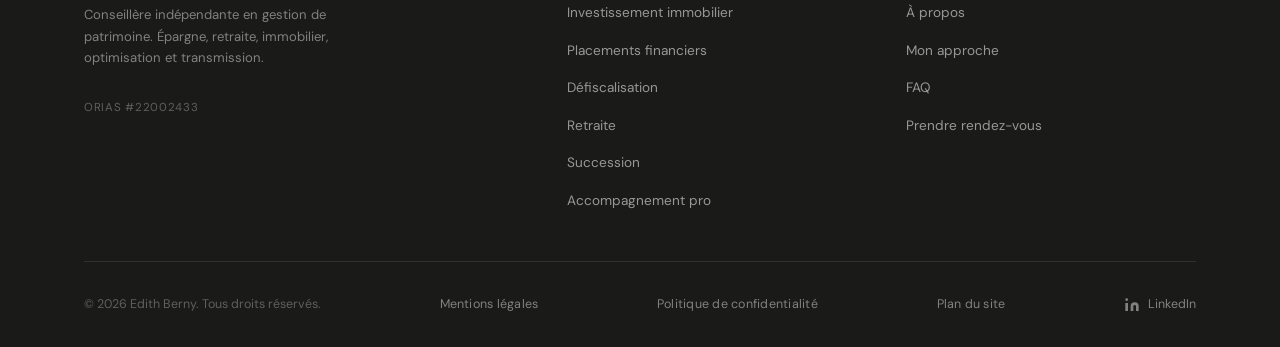
<file: mentions-legales.html>
<!DOCTYPE html>
<html lang="fr">
<head>
  <meta charset="utf-8">
  <meta name="viewport" content="width=device-width, initial-scale=1">
  <title>Mentions légales — Edith Berny, conseillère en gestion de patrimoine à Meaux</title>

  <!-- SEO -->
  <meta name="description" content="Mentions légales du site d'Edith Berny, conseillère indépendante en gestion de patrimoine à Meaux (77). Éditeur, hébergement, propriété intellectuelle, médiateur de la consommation.">
  <meta name="author" content="Edith Berny">
  <meta name="robots" content="noindex, follow">
  <meta name="theme-color" content="#FAF8F5">
  <link rel="canonical" href="https://edithberny.fr/mentions-legales.html">

  <!-- OpenGraph -->
  <meta property="og:type" content="website">
  <meta property="og:locale" content="fr_FR">
  <meta property="og:title" content="Mentions légales — Edith Berny">
  <meta property="og:url" content="https://edithberny.fr/mentions-legales.html">
  <meta property="og:image" content="https://edithberny.fr/assets/profile_picture.webp">
  <meta property="og:description" content="Mentions légales du site d'Edith Berny, conseillère indépendante en gestion de patrimoine.">

  <!-- Twitter Card -->
  <meta name="twitter:card" content="summary_large_image">
  <meta name="twitter:title" content="Mentions légales — Edith Berny">
  <meta name="twitter:description" content="Mentions légales du site d'Edith Berny, conseillère indépendante en gestion de patrimoine.">
  <meta name="twitter:image" content="https://edithberny.fr/assets/profile_picture.webp">

  <!-- Favicons -->
  <link rel="icon" type="image/x-icon" href="assets/favicon/favicon.ico">
  <link rel="icon" type="image/png" sizes="32x32" href="assets/favicon/favicon-32x32.png">
  <link rel="icon" type="image/png" sizes="16x16" href="assets/favicon/favicon-16x16.png">
  <link rel="apple-touch-icon" sizes="180x180" href="assets/favicon/apple-touch-icon.png">
  <link rel="manifest" href="assets/favicon/site.webmanifest">
  <link rel="sitemap" type="application/xml" title="Plan du site" href="sitemap.xml">

  <!-- Google Fonts -->
  <link rel="preconnect" href="https://fonts.googleapis.com">
  <link rel="preconnect" href="https://fonts.gstatic.com" crossorigin>
  <link href="https://fonts.googleapis.com/css2?family=Cormorant+Garamond:ital,wght@0,300;0,400;0,500;0,600;1,300;1,400&family=DM+Sans:wght@300;400;500&display=swap" rel="stylesheet">

  <!-- Styles -->
  <link rel="stylesheet" href="style.css">
</head>

<body>

  <!-- ── Navigation ────────────────────────────────────── -->
  <nav id="nav" class="scrolled">
    <div class="nav-inner">
      <a href="index.html" class="nav-brand">
        <span class="name">Edith Berny</span>
        <span class="sub">Gestion de patrimoine</span>
      </a>
      <button class="nav-toggle" id="navToggle" type="button" aria-label="Ouvrir le menu" aria-expanded="false" aria-controls="navLinks">
        <span></span><span></span><span></span>
      </button>
      <ul class="nav-links" id="navLinks">
        <li><a href="index.html#about">À propos</a></li>
        <li><a href="index.html#services">Expertises</a></li>
        <li><a href="index.html#approche">Approche</a></li>
        <li><a href="index.html#rendez-vous" class="nav-cta">Prendre rendez-vous</a></li>
      </ul>
    </div>
  </nav>

  <!-- ── Header de page ────────────────────────────────── -->
  <header class="page-header">
    <div class="container">
      <p class="label">Informations légales</p>
      <div class="divider"></div>
      <h1 class="section-title">Mentions légales</h1>
      <p class="page-intro">
        Conformément aux dispositions légales en vigueur, retrouvez ici les informations relatives à l'éditeur du site, à l'hébergement et aux conditions d'usage des contenus.
      </p>
    </div>
  </header>

  <!-- ── Contenu légal ─────────────────────────────────── -->
  <section class="legal-content">
    <div class="container">

      <article class="legal-block">
        <h2>Éditeur du site</h2>
        <p><strong>Edith Berny</strong><br>
        Conseillère indépendante en gestion de patrimoine<br>
        ORIAS n° <a href="https://www.orias.fr/home/showIntermediaire/411115660" target="_blank" rel="noopener" style="color: var(--gold);">22002433</a> (vérifiable sur orias.fr)</p>
      </article>

      <article class="legal-block">
        <h2>Activités réglementées</h2>
        <p>Conseiller en Investissements Financiers (CIF), membre d'une association agréée par l'Autorité des Marchés Financiers (AMF). Courtier en assurances. Intermédiaire en opérations de banque et services de paiement (IOBSP). Compétence juridique appropriée.</p>
      </article>

      <article class="legal-block">
        <h2>Hébergement</h2>
        <p>Le site est hébergé par un prestataire conforme à la réglementation européenne. Les coordonnées de l'hébergeur sont disponibles sur simple demande.</p>
      </article>

      <article class="legal-block">
        <h2>Propriété intellectuelle</h2>
        <p>L'ensemble des contenus du site (textes, images, logos, charte graphique) est protégé par le droit d'auteur. Toute reproduction, totale ou partielle, est soumise à autorisation préalable.</p>
      </article>

      <article class="legal-block">
        <h2>Médiateur de la consommation</h2>
        <p>En cas de litige, le client peut saisir gratuitement le médiateur de la consommation compétent. Les coordonnées seront communiquées sur simple demande.</p>
      </article>

      <a href="index.html" class="legal-back">
        <svg width="14" height="14" viewBox="0 0 24 24" fill="none" stroke="currentColor" stroke-width="1.8" stroke-linecap="round" stroke-linejoin="round" aria-hidden="true"><path d="M19 12H5M12 19l-7-7 7-7"/></svg>
        Retour à l'accueil
      </a>

    </div>
  </section>

  <!-- ── Footer ─────────────────────────────────────────── -->
  <footer>
    <div class="footer-inner">
      <div class="footer-top">
        <div class="footer-brand">
          <div class="name">Edith Berny</div>
          <p class="tagline">Conseillère indépendante en gestion de patrimoine. Épargne, retraite, immobilier, optimisation et transmission.</p>
          <span class="orias"><a href="https://www.orias.fr/home/showIntermediaire/411115660" target="_blank" rel="noopener">ORIAS #22002433</a></span>
        </div>
        <div>
          <p class="footer-col-title">Expertises</p>
          <ul class="footer-links">
            <li><a href="index.html#services-immobilier">Investissement immobilier</a></li>
            <li><a href="index.html#services-placements">Placements financiers</a></li>
            <li><a href="index.html#services-defiscalisation">Défiscalisation</a></li>
            <li><a href="index.html#services-retraite">Retraite</a></li>
            <li><a href="index.html#services-succession">Succession</a></li>
            <li><a href="index.html#services-accompagnement">Accompagnement pro</a></li>
          </ul>
        </div>
        <div>
          <p class="footer-col-title">Le cabinet</p>
          <ul class="footer-links">
            <li><a href="index.html#about">À propos</a></li>
            <li><a href="index.html#approche">Mon approche</a></li>
            <li><a href="index.html#faq">FAQ</a></li>
            <li><a href="index.html#rendez-vous">Prendre rendez-vous</a></li>
          </ul>
        </div>
      </div>
      <div class="footer-bottom">
        <span class="footer-copy">© <span id="year"></span> Edith Berny. Tous droits réservés.</span>
        <a href="mentions-legales.html" class="footer-legal">Mentions légales</a>
        <a href="politique-confidentialite.html" class="footer-legal">Politique de confidentialité</a>
        <a href="sitemap.xml" class="footer-legal" target="_blank" rel="noopener">Plan du site</a>
        <a href="https://www.linkedin.com/in/edithberny/" target="_blank" rel="noopener" class="footer-linkedin">
          <svg width="16" height="16" viewBox="0 0 24 24" fill="currentColor" aria-hidden="true"><path d="M16 8a6 6 0 0 1 6 6v7h-4v-7a2 2 0 0 0-2-2 2 2 0 0 0-2 2v7h-4v-7a6 6 0 0 1 6-6z"/><rect x="2" y="9" width="4" height="12"/><circle cx="4" cy="4" r="2"/></svg>
          LinkedIn
        </a>
      </div>
    </div>
  </footer>

  <script>
    document.getElementById('year').textContent = new Date().getFullYear();

    const toggle = document.getElementById('navToggle');
    const links = document.getElementById('navLinks');
    const setMenu = open => {
      links.classList.toggle('open', open);
      toggle.setAttribute('aria-expanded', open ? 'true' : 'false');
      toggle.setAttribute('aria-label', open ? 'Fermer le menu' : 'Ouvrir le menu');
    };
    toggle.addEventListener('click', e => { e.stopPropagation(); setMenu(!links.classList.contains('open')); });
    links.querySelectorAll('a').forEach(a => a.addEventListener('click', () => setMenu(false)));
    document.addEventListener('click', e => {
      if (!links.classList.contains('open')) return;
      if (links.contains(e.target) || toggle.contains(e.target)) return;
      setMenu(false);
    });
    document.addEventListener('keydown', e => { if (e.key === 'Escape' && links.classList.contains('open')) setMenu(false); });
  </script>

  <!-- ── Données structurées Schema.org ──────────────────── -->
  <script type="application/ld+json">
  {
    "@context": "https://schema.org",
    "@type": "BreadcrumbList",
    "itemListElement": [
      { "@type": "ListItem", "position": 1, "name": "Accueil", "item": "https://edithberny.fr/" },
      { "@type": "ListItem", "position": 2, "name": "Mentions légales", "item": "https://edithberny.fr/mentions-legales.html" }
    ]
  }
  </script>

</body>
</html>
</file>
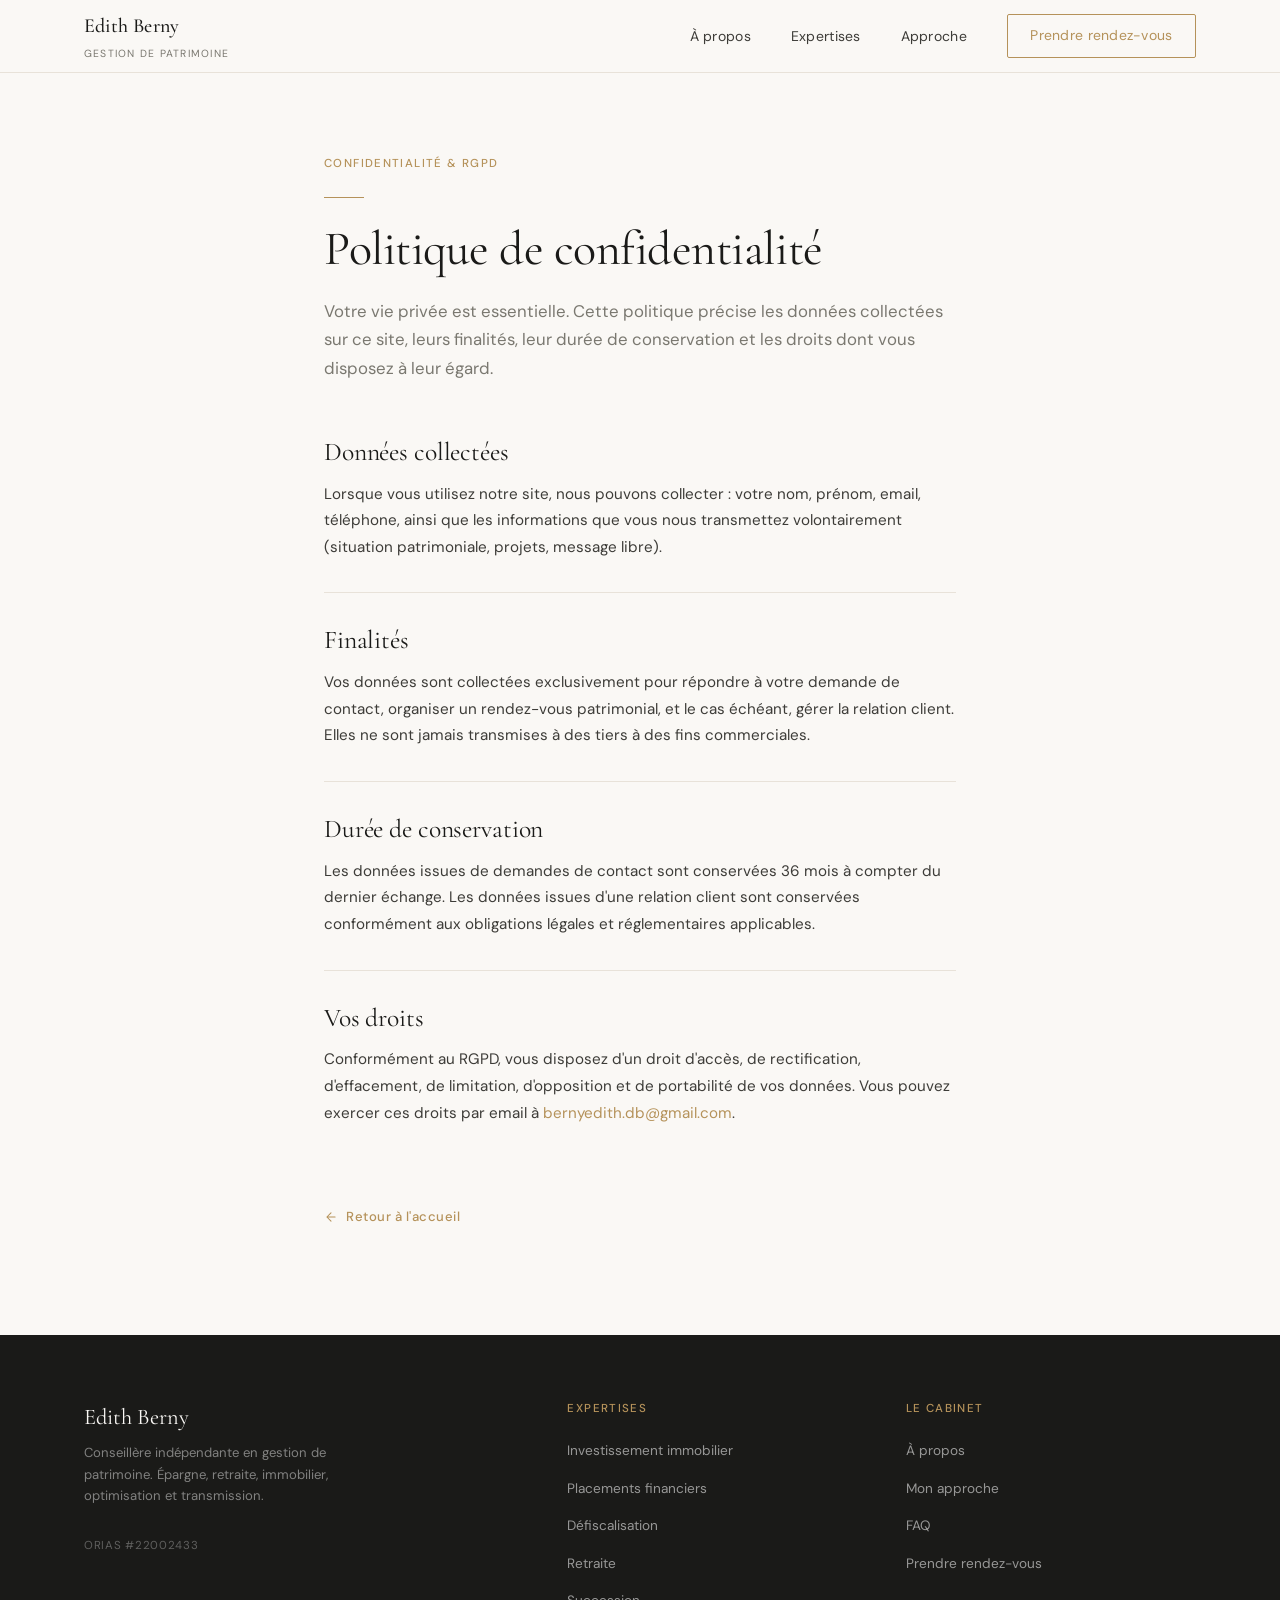
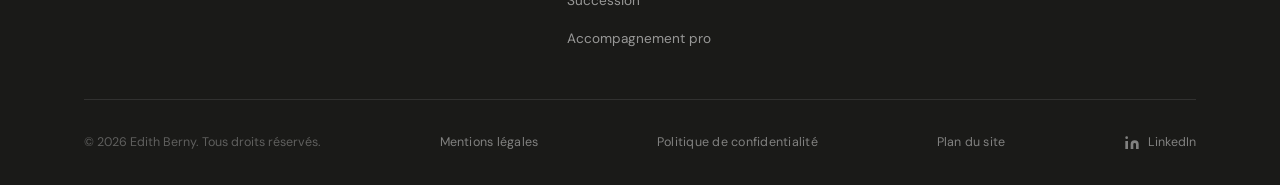
<file: politique-confidentialite.html>
<!DOCTYPE html>
<html lang="fr">
<head>
  <meta charset="utf-8">
  <meta name="viewport" content="width=device-width, initial-scale=1">
  <title>Politique de confidentialité — Edith Berny, conseillère en gestion de patrimoine à Meaux</title>

  <!-- SEO -->
  <meta name="description" content="Politique de confidentialité du site d'Edith Berny, conseillère indépendante en gestion de patrimoine à Meaux (77) : données collectées, finalités, durée de conservation et exercice de vos droits RGPD.">
  <meta name="author" content="Edith Berny">
  <meta name="robots" content="noindex, follow">
  <meta name="theme-color" content="#FAF8F5">
  <link rel="canonical" href="https://edithberny.fr/politique-confidentialite.html">

  <!-- OpenGraph -->
  <meta property="og:type" content="website">
  <meta property="og:locale" content="fr_FR">
  <meta property="og:title" content="Politique de confidentialité — Edith Berny">
  <meta property="og:url" content="https://edithberny.fr/politique-confidentialite.html">
  <meta property="og:image" content="https://edithberny.fr/assets/profile_picture.webp">
  <meta property="og:description" content="Politique de confidentialité du site d'Edith Berny : données collectées, finalités, durée de conservation et exercice de vos droits RGPD.">

  <!-- Twitter Card -->
  <meta name="twitter:card" content="summary_large_image">
  <meta name="twitter:title" content="Politique de confidentialité — Edith Berny">
  <meta name="twitter:description" content="Politique de confidentialité du site d'Edith Berny : données collectées, finalités, durée de conservation et exercice de vos droits RGPD.">
  <meta name="twitter:image" content="https://edithberny.fr/assets/profile_picture.webp">

  <!-- Favicons -->
  <link rel="icon" type="image/x-icon" href="assets/favicon/favicon.ico">
  <link rel="icon" type="image/png" sizes="32x32" href="assets/favicon/favicon-32x32.png">
  <link rel="icon" type="image/png" sizes="16x16" href="assets/favicon/favicon-16x16.png">
  <link rel="apple-touch-icon" sizes="180x180" href="assets/favicon/apple-touch-icon.png">
  <link rel="manifest" href="assets/favicon/site.webmanifest">
  <link rel="sitemap" type="application/xml" title="Plan du site" href="sitemap.xml">

  <!-- Google Fonts -->
  <link rel="preconnect" href="https://fonts.googleapis.com">
  <link rel="preconnect" href="https://fonts.gstatic.com" crossorigin>
  <link href="https://fonts.googleapis.com/css2?family=Cormorant+Garamond:ital,wght@0,300;0,400;0,500;0,600;1,300;1,400&family=DM+Sans:wght@300;400;500&display=swap" rel="stylesheet">

  <!-- Styles -->
  <link rel="stylesheet" href="style.css">
</head>

<body>

  <!-- ── Navigation ────────────────────────────────────── -->
  <nav id="nav" class="scrolled">
    <div class="nav-inner">
      <a href="index.html" class="nav-brand">
        <span class="name">Edith Berny</span>
        <span class="sub">Gestion de patrimoine</span>
      </a>
      <button class="nav-toggle" id="navToggle" type="button" aria-label="Ouvrir le menu" aria-expanded="false" aria-controls="navLinks">
        <span></span><span></span><span></span>
      </button>
      <ul class="nav-links" id="navLinks">
        <li><a href="index.html#about">À propos</a></li>
        <li><a href="index.html#services">Expertises</a></li>
        <li><a href="index.html#approche">Approche</a></li>
        <li><a href="index.html#rendez-vous" class="nav-cta">Prendre rendez-vous</a></li>
      </ul>
    </div>
  </nav>

  <!-- ── Header de page ────────────────────────────────── -->
  <header class="page-header">
    <div class="container">
      <p class="label">Confidentialité &amp; RGPD</p>
      <div class="divider"></div>
      <h1 class="section-title">Politique de confidentialité</h1>
      <p class="page-intro">
        Votre vie privée est essentielle. Cette politique précise les données collectées sur ce site, leurs finalités, leur durée de conservation et les droits dont vous disposez à leur égard.
      </p>
    </div>
  </header>

  <!-- ── Contenu RGPD ──────────────────────────────────── -->
  <section class="legal-content">
    <div class="container">

      <article class="legal-block">
        <h2>Données collectées</h2>
        <p>Lorsque vous utilisez notre site, nous pouvons collecter : votre nom, prénom, email, téléphone, ainsi que les informations que vous nous transmettez volontairement (situation patrimoniale, projets, message libre).</p>
      </article>

      <article class="legal-block">
        <h2>Finalités</h2>
        <p>Vos données sont collectées exclusivement pour répondre à votre demande de contact, organiser un rendez-vous patrimonial, et le cas échéant, gérer la relation client. Elles ne sont jamais transmises à des tiers à des fins commerciales.</p>
      </article>

      <article class="legal-block">
        <h2>Durée de conservation</h2>
        <p>Les données issues de demandes de contact sont conservées 36 mois à compter du dernier échange. Les données issues d'une relation client sont conservées conformément aux obligations légales et réglementaires applicables.</p>
      </article>

      <article class="legal-block">
        <h2>Vos droits</h2>
        <p>Conformément au RGPD, vous disposez d'un droit d'accès, de rectification, d'effacement, de limitation, d'opposition et de portabilité de vos données. Vous pouvez exercer ces droits par email à <a href="mailto:bernyedith.db@gmail.com" style="color: var(--gold);">bernyedith.db@gmail.com</a>.</p>
      </article>

      <a href="index.html" class="legal-back">
        <svg width="14" height="14" viewBox="0 0 24 24" fill="none" stroke="currentColor" stroke-width="1.8" stroke-linecap="round" stroke-linejoin="round" aria-hidden="true"><path d="M19 12H5M12 19l-7-7 7-7"/></svg>
        Retour à l'accueil
      </a>

    </div>
  </section>

  <!-- ── Footer ─────────────────────────────────────────── -->
  <footer>
    <div class="footer-inner">
      <div class="footer-top">
        <div class="footer-brand">
          <div class="name">Edith Berny</div>
          <p class="tagline">Conseillère indépendante en gestion de patrimoine. Épargne, retraite, immobilier, optimisation et transmission.</p>
          <span class="orias"><a href="https://www.orias.fr/home/showIntermediaire/411115660" target="_blank" rel="noopener">ORIAS #22002433</a></span>
        </div>
        <div>
          <p class="footer-col-title">Expertises</p>
          <ul class="footer-links">
            <li><a href="index.html#services-immobilier">Investissement immobilier</a></li>
            <li><a href="index.html#services-placements">Placements financiers</a></li>
            <li><a href="index.html#services-defiscalisation">Défiscalisation</a></li>
            <li><a href="index.html#services-retraite">Retraite</a></li>
            <li><a href="index.html#services-succession">Succession</a></li>
            <li><a href="index.html#services-accompagnement">Accompagnement pro</a></li>
          </ul>
        </div>
        <div>
          <p class="footer-col-title">Le cabinet</p>
          <ul class="footer-links">
            <li><a href="index.html#about">À propos</a></li>
            <li><a href="index.html#approche">Mon approche</a></li>
            <li><a href="index.html#faq">FAQ</a></li>
            <li><a href="index.html#rendez-vous">Prendre rendez-vous</a></li>
          </ul>
        </div>
      </div>
      <div class="footer-bottom">
        <span class="footer-copy">© <span id="year"></span> Edith Berny. Tous droits réservés.</span>
        <a href="mentions-legales.html" class="footer-legal">Mentions légales</a>
        <a href="politique-confidentialite.html" class="footer-legal">Politique de confidentialité</a>
        <a href="sitemap.xml" class="footer-legal" target="_blank" rel="noopener">Plan du site</a>
        <a href="https://www.linkedin.com/in/edithberny/" target="_blank" rel="noopener" class="footer-linkedin">
          <svg width="16" height="16" viewBox="0 0 24 24" fill="currentColor" aria-hidden="true"><path d="M16 8a6 6 0 0 1 6 6v7h-4v-7a2 2 0 0 0-2-2 2 2 0 0 0-2 2v7h-4v-7a6 6 0 0 1 6-6z"/><rect x="2" y="9" width="4" height="12"/><circle cx="4" cy="4" r="2"/></svg>
          LinkedIn
        </a>
      </div>
    </div>
  </footer>

  <script>
    document.getElementById('year').textContent = new Date().getFullYear();

    const toggle = document.getElementById('navToggle');
    const links = document.getElementById('navLinks');
    const setMenu = open => {
      links.classList.toggle('open', open);
      toggle.setAttribute('aria-expanded', open ? 'true' : 'false');
      toggle.setAttribute('aria-label', open ? 'Fermer le menu' : 'Ouvrir le menu');
    };
    toggle.addEventListener('click', e => { e.stopPropagation(); setMenu(!links.classList.contains('open')); });
    links.querySelectorAll('a').forEach(a => a.addEventListener('click', () => setMenu(false)));
    document.addEventListener('click', e => {
      if (!links.classList.contains('open')) return;
      if (links.contains(e.target) || toggle.contains(e.target)) return;
      setMenu(false);
    });
    document.addEventListener('keydown', e => { if (e.key === 'Escape' && links.classList.contains('open')) setMenu(false); });
  </script>

  <!-- ── Données structurées Schema.org ──────────────────── -->
  <script type="application/ld+json">
  {
    "@context": "https://schema.org",
    "@type": "BreadcrumbList",
    "itemListElement": [
      { "@type": "ListItem", "position": 1, "name": "Accueil", "item": "https://edithberny.fr/" },
      { "@type": "ListItem", "position": 2, "name": "Politique de confidentialité", "item": "https://edithberny.fr/politique-confidentialite.html" }
    ]
  }
  </script>

</body>
</html>
</file>
<file: style.css>
/* ─────────────────────────────────────────────────────────────
   Edith Berny — Site vitrine
   Feuille de style principale
   Palette : Ivoire (#FAF8F5), Or (#B5925A), Encre (#1A1A18)
   Typographie : Cormorant Garamond + DM Sans (Google Fonts)
   ───────────────────────────────────────────────────────────── */

/* ── Reset & Base ───────────────────────────────────────── */
*, *::before, *::after { box-sizing: border-box; margin: 0; padding: 0; }
html { scroll-behavior: smooth; font-size: 16px; }

:root {
  --ivory:   #FAF8F5;
  --ivory2:  #F3EFE9;
  --stone:   #E8E2D9;
  --gold:    #B5925A;
  --gold-lt: #D4B483;
  --ink:     #1A1A18;
  --ink2:    #3D3C38;
  --ink3:    #7A7870;
  --white:   #FFFFFF;
  --serif:   'Cormorant Garamond', Georgia, serif;
  --sans:    'DM Sans', system-ui, sans-serif;
  --max:     1240px;
  --side:    clamp(1.5rem, 5vw, 5rem);
}

body {
  font-family: var(--sans);
  background: var(--ivory);
  color: var(--ink);
  line-height: 1.65;
  -webkit-font-smoothing: antialiased;
}

img { display: block; max-width: 100%; }
a { color: inherit; text-decoration: none; }

/* ── Typography ────────────────────────────────────────── */
.label {
  font-family: var(--sans);
  font-size: .72rem;
  font-weight: 500;
  letter-spacing: .12em;
  text-transform: uppercase;
  color: var(--gold);
}

h1, h2, h3 {
  font-family: var(--serif);
  font-weight: 400;
  line-height: 1.15;
  letter-spacing: -.01em;
}

.section-title {
  font-size: clamp(2rem, 4vw, 3rem);
  color: var(--ink);
}

/* ── Layout helpers ────────────────────────────────────── */
.container {
  max-width: var(--max);
  margin: 0 auto;
  padding: 0 var(--side);
}

.section {
  padding: clamp(4rem, 8vw, 8rem) 0;
}

.divider {
  width: 40px;
  height: 1px;
  background: var(--gold);
  margin: 1.5rem 0;
}

/* ── Navigation ────────────────────────────────────────── */
nav {
  position: fixed;
  top: 0;
  left: 0;
  right: 0;
  z-index: 100;
  background: rgba(250, 248, 245, 0.96);
  backdrop-filter: blur(12px);
  box-shadow: 0 1px 0 var(--stone);
  transition: background .4s ease, box-shadow .4s ease;
}

nav.scrolled {
  background: rgba(250, 248, 245, 0.98);
  box-shadow: 0 1px 0 var(--stone);
}

.nav-inner {
  max-width: var(--max);
  margin: 0 auto;
  padding: 0 var(--side);
  height: 72px;
  display: flex;
  align-items: center;
  justify-content: space-between;
  gap: 2rem;
}

.nav-brand {
  display: flex;
  flex-direction: column;
  gap: .1rem;
}
.nav-brand .name {
  font-family: var(--serif);
  font-size: 1.25rem;
  font-weight: 500;
  color: var(--ink);
  letter-spacing: .01em;
}
.nav-brand .sub {
  font-size: .65rem;
  font-weight: 400;
  letter-spacing: .12em;
  text-transform: uppercase;
  color: var(--ink3);
}

.nav-links {
  display: flex;
  align-items: center;
  gap: 2.5rem;
  list-style: none;
}
.nav-links a {
  font-size: .875rem;
  font-weight: 400;
  color: var(--ink2);
  letter-spacing: .02em;
  position: relative;
  transition: color .2s;
}
.nav-links a::after {
  content: '';
  position: absolute;
  left: 0; bottom: -4px;
  width: 0; height: 1px;
  background: var(--gold);
  transition: width .25s ease;
}
.nav-links a:hover { color: var(--ink); }
.nav-links a:hover::after { width: 100%; }

.nav-cta {
  display: inline-flex;
  align-items: center;
  gap: .5rem;
  padding: .6rem 1.4rem;
  border: 1px solid var(--gold);
  border-radius: 2px;
  font-size: .8rem;
  font-weight: 500;
  letter-spacing: .05em;
  color: var(--gold) !important;
  transition: background .2s, color .2s;
  white-space: nowrap;
}
.nav-cta:hover {
  background: var(--gold);
  color: var(--white) !important;
}
.nav-cta::after { display: none !important; }

/* Hamburger */
.nav-toggle {
  display: none;
  flex-direction: column;
  justify-content: center;
  gap: 5px;
  cursor: pointer;
  padding: .5rem;
  background: none;
  border: none;
  width: 44px;
  height: 44px;
  position: relative;
  z-index: 101;
}
.nav-toggle span {
  display: block;
  width: 24px; height: 1.5px;
  background: var(--ink);
  transition: transform .25s ease, opacity .2s ease;
  transform-origin: center;
}
.nav-toggle[aria-expanded="true"] span:nth-child(1) {
  transform: translateY(6.5px) rotate(45deg);
}
.nav-toggle[aria-expanded="true"] span:nth-child(2) {
  opacity: 0;
}
.nav-toggle[aria-expanded="true"] span:nth-child(3) {
  transform: translateY(-6.5px) rotate(-45deg);
}


/* ── Hero ──────────────────────────────────────────────── */
#home {
  position: relative;
  min-height: 100vh;
  display: flex;
  align-items: flex-end;
  overflow: hidden;
}

.hero-bg {
  position: absolute;
  inset: 0;
  background-image: url('assets/fond2.webp');
  background-size: cover;
  background-position: center 30%;
  filter: brightness(.78) saturate(.9);
}

.hero-bg::after {
  content: '';
  position: absolute;
  inset: 0;
  background: linear-gradient(
    to bottom,
    transparent 30%,
    rgba(26,26,24,.55) 100%
  );
}

.hero-content {
  position: relative;
  z-index: 2;
  max-width: var(--max);
  margin: 0 auto;
  padding: 0 var(--side);
  padding-bottom: clamp(4rem, 8vw, 7rem);
  padding-top: 72px; /* compense la navbar visible dès le départ */
  width: 100%;
}

.hero-eyebrow {
  font-family: var(--sans);
  font-size: .72rem;
  font-weight: 500;
  letter-spacing: .18em;
  text-transform: uppercase;
  color: var(--gold-lt);
  margin-top: 1rem;
  margin-bottom: 1.5rem;
}

.hero-title {
  font-family: var(--serif);
  font-size: clamp(2.6rem, 6vw, 5.2rem);
  font-weight: 300;
  color: var(--white);
  line-height: 1.1;
  max-width: 720px;
  margin-bottom: 1.75rem;
}
.hero-title em {
  font-style: italic;
  font-weight: 300;
}

.hero-desc {
  font-size: clamp(.9rem, 1.4vw, 1.05rem);
  color: rgba(255,255,255,.82);
  max-width: 480px;
  line-height: 1.7;
  margin-bottom: 2.5rem;
}

.hero-actions {
  display: flex;
  flex-wrap: wrap;
  gap: 1rem;
  align-items: center;
}

.btn-primary {
  display: inline-flex;
  align-items: center;
  gap: .6rem;
  padding: .85rem 2rem;
  background: var(--gold);
  color: var(--white);
  font-size: .85rem;
  font-weight: 500;
  letter-spacing: .06em;
  border: 1px solid var(--gold);
  border-radius: 2px;
  transition: background .2s, transform .2s;
  cursor: pointer;
}
.btn-primary:hover {
  background: #a07d47;
  border-color: #a07d47;
  transform: translateY(-1px);
}

.btn-ghost {
  display: inline-flex;
  align-items: center;
  gap: .5rem;
  padding: .85rem 1.6rem;
  border: 1px solid rgba(255,255,255,.5);
  border-radius: 2px;
  color: rgba(255,255,255,.9);
  font-size: .85rem;
  font-weight: 400;
  letter-spacing: .04em;
  transition: border-color .2s, color .2s;
}
.btn-ghost:hover {
  border-color: rgba(255,255,255,.9);
  color: var(--white);
}

.hero-stats {
  display: flex;
  flex-wrap: wrap;
  gap: 0;
  margin-top: 4rem;
  border-top: 1px solid rgba(255,255,255,.2);
  padding-top: 2rem;
}

.hero-stat {
  flex: 1;
  min-width: 140px;
  padding-right: 2rem;
}
.hero-stat + .hero-stat {
  border-left: 1px solid rgba(255,255,255,.15);
  padding-left: 2rem;
}
.hero-stat .val {
  font-family: var(--serif);
  font-size: clamp(1.6rem, 2.5vw, 2.2rem);
  font-weight: 300;
  color: var(--white);
  line-height: 1;
}
.hero-stat .lbl {
  font-size: .72rem;
  color: rgba(255,255,255,.6);
  letter-spacing: .08em;
  text-transform: uppercase;
  margin-top: .4rem;
}

/* ── About ─────────────────────────────────────────────── */
#about {
  background: var(--ivory);
}

.about-grid {
  display: grid;
  grid-template-columns: 1fr 1fr;
  gap: clamp(3rem, 6vw, 6rem);
  align-items: start;
}

.about-visual {
  position: sticky;
  top: 100px;
  display: flex;
  flex-direction: column;
}

.about-img-wrap {
  position: relative;
  max-width: 320px;
  margin: 0 auto;
  aspect-ratio: 1 / 1;
}
.about-img-wrap img {
  display: block;
  width: 100%;
  height: 100%;
  object-fit: cover;
  object-position: center;
}
.about-img-wrap::before {
  content: '';
  position: absolute;
  top: -20px;
  left: -20px;
  right: 20px;
  bottom: 20px;
  border: 1px solid var(--stone);
  z-index: 0;
  pointer-events: none;
}
.about-img-wrap img { position: relative; z-index: 1; }

.about-text {}
.about-text .section-title { margin-bottom: 1rem; }

.about-section {
  margin-top: 2rem;
  padding-top: 2rem;
  border-top: 1px solid var(--stone);
}
.about-section:first-of-type {
  border-top: none;
  padding-top: 1rem;
  margin-top: 1.25rem;
}

.about-subhead {
  font-family: var(--sans);
  font-size: .72rem;
  font-weight: 500;
  letter-spacing: .12em;
  text-transform: uppercase;
  color: var(--gold);
  margin-bottom: 1rem;
}

.about-section p {
  font-size: clamp(.95rem, 1.3vw, 1.02rem);
  color: var(--ink2);
  line-height: 1.75;
}
.about-section p + p { margin-top: .9rem; }

.about-skills {
  list-style: none;
  display: flex;
  flex-direction: column;
  gap: .65rem;
}
.about-skills li {
  font-size: .95rem;
  color: var(--ink2);
  padding-left: 1.6rem;
  position: relative;
  line-height: 1.5;
}
.about-skills li::before {
  content: '';
  position: absolute;
  left: 0;
  top: .65em;
  width: 18px;
  height: 1px;
  background: var(--gold);
}

.about-contact address {
  font-style: normal;
  font-size: clamp(.95rem, 1.3vw, 1.02rem);
  color: var(--ink2);
  line-height: 1.75;
}
.about-contact a {
  color: var(--gold);
  font-family: var(--sans);
  transition: opacity .2s;
}
.about-contact a:hover { opacity: .75; }

#rendez-vous { scroll-margin-top: 100px; }

/* ── Services ──────────────────────────────────────────── */
#services {
  background: var(--ivory2);
}

.services-header {
  display: grid;
  grid-template-columns: 1fr 1fr;
  gap: 3rem;
  align-items: end;
  margin-bottom: clamp(3rem, 6vw, 5rem);
}

.services-intro {
  font-size: 1rem;
  color: var(--ink3);
  line-height: 1.75;
}

.services-grid {
  display: grid;
  grid-template-columns: repeat(3, 1fr);
  gap: 1px;
  background: var(--stone);
  border: 1px solid var(--stone);
}

.service-card {
  background: var(--ivory);
  padding: 2.5rem 2rem;
  display: flex;
  flex-direction: column;
  gap: 1rem;
  transition: background .25s;
  cursor: default;
  scroll-margin-top: 100px;
}
.service-card:hover {
  background: var(--white);
}

.service-num {
  font-family: var(--serif);
  font-size: .9rem;
  color: var(--gold);
}

.service-title {
  font-family: var(--serif);
  font-size: 1.35rem;
  font-weight: 400;
  color: var(--ink);
  line-height: 1.2;
}

.service-body {
  font-size: .875rem;
  color: var(--ink3);
  line-height: 1.7;
}

.service-img {
  width: 100%;
  height: 160px;
  object-fit: cover;
  margin-top: auto;
  opacity: .85;
  transition: opacity .3s;
}
.service-card:hover .service-img { opacity: 1; }

/* ── Approche ──────────────────────────────────────────── */
#approche {
  background: var(--ink);
  color: var(--ivory);
}

#approche .label { color: var(--gold-lt); }
#approche .section-title { color: var(--ivory); }

.approche-grid {
  display: grid;
  grid-template-columns: repeat(4, 1fr);
  gap: 0;
  margin-top: clamp(3rem, 5vw, 4.5rem);
}

.approche-step {
  padding: 2.5rem 2rem 2.5rem 0;
  border-left: 1px solid rgba(255,255,255,.1);
  padding-left: 2rem;
}
.approche-step:first-child {
  border-left: none;
  padding-left: 0;
}

.step-num {
  font-family: var(--serif);
  font-size: 3.5rem;
  font-weight: 400;
  color: var(--gold);
  line-height: 1;
  margin-bottom: 1.25rem;
  opacity: .85;
}

.step-title {
  font-family: var(--serif);
  font-size: 1.4rem;
  font-weight: 400;
  color: var(--ivory);
  margin-bottom: .75rem;
}

.step-desc {
  font-size: .875rem;
  color: rgba(255,255,255,.55);
  line-height: 1.75;
}

/* ── Temoignages ───────────────────────────────────────── */
#temoignages {
  background: var(--ivory);
}

.temoignages-intro {
  font-size: .9rem;
  color: var(--ink3);
  line-height: 1.7;
  max-width: 560px;
  margin-top: 1.25rem;
}

.temoignages-grid {
  display: grid;
  grid-template-columns: repeat(3, 1fr);
  gap: 1.5rem;
  margin-top: clamp(2.5rem, 4vw, 3.5rem);
}

.temoignage {
  background: var(--white);
  padding: 2.5rem;
  border: 1px solid var(--stone);
  display: flex;
  flex-direction: column;
  gap: 1.25rem;
}

.temoignage-meta {
  display: flex;
  align-items: center;
  justify-content: space-between;
  gap: 1rem;
}
.temoignage-stars {
  color: var(--gold);
  font-size: .95rem;
  letter-spacing: .15em;
  line-height: 1;
}
.temoignage-source {
  flex-shrink: 0;
  opacity: .9;
}

.temoignage-quote {
  font-family: var(--serif);
  font-size: 1.1rem;
  font-weight: 300;
  font-style: italic;
  color: var(--ink);
  line-height: 1.7;
  margin: 0;
}

.temoignage-author {
  display: flex;
  flex-direction: column;
  gap: .2rem;
  border-top: 1px solid var(--stone);
  padding-top: 1rem;
  margin-top: auto;
  background: transparent;
  color: inherit;
}
.temoignage-name {
  font-size: .82rem;
  font-weight: 500;
  color: var(--ink);
  font-style: normal;
  text-decoration: none;
  transition: color .2s;
  display: inline-block;
  align-self: flex-start;
}
a.temoignage-name:hover { color: var(--gold); }
.temoignage-role {
  font-size: .75rem;
  color: var(--ink3);
  letter-spacing: .04em;
  font-style: normal;
}

.temoignages-cta-wrap {
  margin-top: clamp(2rem, 4vw, 3rem);
  display: flex;
  justify-content: center;
}
.temoignages-cta {
  gap: .55rem;
}
.temoignages-cta svg { flex-shrink: 0; }

/* ── FAQ ───────────────────────────────────────────────── */
#faq {
  background: var(--ivory2);
}

.faq-grid {
  display: grid;
  grid-template-columns: 1fr 2fr;
  gap: clamp(3rem, 6vw, 6rem);
  align-items: start;
}

.faq-sticky { position: sticky; top: 100px; }

.faq-list {
  display: flex;
  flex-direction: column;
}

.faq-item {
  border-bottom: 1px solid var(--stone);
}

.faq-question {
  display: flex;
  align-items: center;
  justify-content: space-between;
  gap: 1rem;
  padding: 1.5rem 0;
  cursor: pointer;
  font-family: var(--serif);
  font-size: 1.1rem;
  font-weight: 400;
  color: var(--ink);
  transition: color .2s;
  list-style: none;
  border: none;
  background: none;
  width: 100%;
  text-align: left;
}
.faq-question:hover { color: var(--gold); }
.faq-icon {
  flex-shrink: 0;
  width: 20px; height: 20px;
  border: 1px solid var(--stone);
  border-radius: 50%;
  display: flex;
  align-items: center;
  justify-content: center;
  font-size: .8rem;
  color: var(--gold);
  transition: transform .3s, background .2s;
}
.faq-item.open .faq-icon { transform: rotate(45deg); background: var(--gold); color: var(--white); border-color: var(--gold); }

.faq-answer {
  max-height: 0;
  overflow: hidden;
  transition: max-height .4s ease, padding .3s;
}
.faq-item.open .faq-answer { max-height: 300px; }

.faq-answer-inner {
  padding: 0 0 1.5rem 0;
  font-size: .9rem;
  color: var(--ink3);
  line-height: 1.75;
}

/* ── Carte & lien Google Business (utilisés dans .about-visual) ── */
.map-wrap {
  border: 1px solid var(--stone);
  overflow: hidden;
  height: 260px;
  margin-top: 2rem;
}
.map-wrap iframe {
  width: 100%; height: 100%;
  border: 0;
  filter: saturate(.8) contrast(.9);
}

.map-cta {
  display: inline-flex;
  align-items: center;
  gap: .55rem;
  margin-top: .9rem;
  padding: .55rem .9rem;
  border: 1px solid var(--stone);
  background: var(--white);
  font-size: .8rem;
  font-weight: 500;
  letter-spacing: .02em;
  color: var(--ink2);
  border-radius: 2px;
  transition: border-color .2s, color .2s, background .2s;
}
.map-cta:hover {
  border-color: var(--gold);
  color: var(--ink);
  background: var(--ivory);
}
.map-cta svg { flex-shrink: 0; }

/* ── Page contenu (mentions légales, etc.) ─────────────── */
.page-header {
  padding: clamp(7rem, 12vw, 10rem) 0 clamp(1.5rem, 3vw, 2.5rem);
  background: var(--ivory);
}
.page-header .container { max-width: 760px; }
.page-header .section-title { margin-top: .5rem; }
.page-header .page-intro {
  font-size: clamp(1rem, 1.4vw, 1.05rem);
  color: var(--ink3);
  line-height: 1.7;
  margin-top: 1.25rem;
  max-width: 640px;
}

.legal-content {
  background: var(--ivory);
  padding-bottom: clamp(4rem, 8vw, 7rem);
}
.legal-content .container { max-width: 760px; }

.legal-block {
  padding: 2rem 0;
  border-top: 1px solid var(--stone);
}
.legal-block:first-child {
  border-top: none;
  padding-top: 1rem;
}

.legal-block h2 {
  font-family: var(--serif);
  font-size: clamp(1.3rem, 2.2vw, 1.6rem);
  font-weight: 400;
  color: var(--ink);
  margin-bottom: .9rem;
  letter-spacing: -.005em;
}

.legal-block p {
  font-size: .95rem;
  color: var(--ink2);
  line-height: 1.75;
}
.legal-block p + p { margin-top: .75rem; }

.legal-back {
  display: inline-flex;
  align-items: center;
  gap: .5rem;
  margin-top: 3rem;
  font-size: .82rem;
  font-weight: 500;
  letter-spacing: .04em;
  color: var(--gold);
  transition: opacity .2s;
}
.legal-back:hover { opacity: .75; }

/* ── Footer ────────────────────────────────────────────── */
footer {
  background: var(--ink);
  color: var(--ivory);
}

.footer-inner {
  max-width: var(--max);
  margin: 0 auto;
  padding: clamp(3rem, 5vw, 5rem) var(--side) 2rem;
}

.footer-top {
  display: grid;
  grid-template-columns: 1.5fr 1fr 1fr;
  gap: 3rem;
  padding-bottom: 3rem;
  border-bottom: 1px solid rgba(255,255,255,.1);
}

.footer-brand .name {
  font-family: var(--serif);
  font-size: 1.4rem;
  font-weight: 400;
  color: var(--ivory);
  margin-bottom: .4rem;
}
.footer-brand .tagline {
  font-size: .82rem;
  color: rgba(255,255,255,.45);
  line-height: 1.65;
  max-width: 300px;
  margin-bottom: 1.5rem;
}
.footer-brand .orias {
  font-size: .72rem;
  letter-spacing: .06em;
  color: rgba(255,255,255,.3);
  text-transform: uppercase;
}
.footer-brand .orias a {
  color: inherit;
  transition: color .2s;
}
.footer-brand .orias a:hover { color: var(--gold-lt); }

.footer-col-title {
  font-size: .72rem;
  font-weight: 500;
  letter-spacing: .12em;
  text-transform: uppercase;
  color: var(--gold);
  margin-bottom: 1.2rem;
}
.footer-links {
  list-style: none;
  display: flex;
  flex-direction: column;
  gap: .7rem;
}
.footer-links a {
  font-size: .85rem;
  color: rgba(255,255,255,.55);
  transition: color .2s;
}
.footer-links a:hover { color: var(--ivory); }

.footer-bottom {
  display: flex;
  align-items: center;
  justify-content: space-between;
  flex-wrap: wrap;
  gap: 1rem;
  padding-top: 2rem;
}
.footer-copy {
  font-size: .78rem;
  color: rgba(255,255,255,.3);
}
.footer-linkedin {
  display: inline-flex;
  align-items: center;
  gap: .5rem;
  font-size: .78rem;
  color: rgba(255,255,255,.45);
  transition: color .2s;
}
.footer-linkedin:hover { color: var(--ivory); }

.footer-legal {
  font-size: .78rem;
  color: rgba(255,255,255,.45);
  letter-spacing: .02em;
  transition: color .2s;
}
.footer-legal:hover { color: var(--ivory); }

/* ── Scroll to top ─────────────────────────────────────── */
#scrolltop {
  position: fixed;
  bottom: 2rem;
  right: 2rem;
  width: 44px; height: 44px;
  border: 1px solid var(--stone);
  background: var(--ivory);
  display: flex;
  align-items: center;
  justify-content: center;
  cursor: pointer;
  opacity: 0;
  transform: translateY(10px);
  transition: opacity .3s, transform .3s, background .2s;
  z-index: 50;
}
#scrolltop.visible { opacity: 1; transform: translateY(0); }
#scrolltop:hover { background: var(--gold); border-color: var(--gold); }
#scrolltop:hover svg path { stroke: white; }

/* ── Responsive ────────────────────────────────────────── */
@media (max-width: 900px) {
  .about-grid { grid-template-columns: 1fr; }
  .about-visual { position: static; max-width: 480px; margin: 0 auto; width: 100%; }
  .about-img-wrap { max-width: 200px; }
  .about-img-wrap::before { display: none; }
  .services-header { grid-template-columns: 1fr; }
  .services-grid { grid-template-columns: 1fr 1fr; }
  .approche-grid { grid-template-columns: 1fr 1fr; }
  .temoignages-grid { grid-template-columns: 1fr; }
  .faq-grid { grid-template-columns: 1fr; }
  .faq-sticky { position: static; }
  .footer-top { grid-template-columns: 1fr 1fr; }
}

@media (max-width: 768px) {
  .nav-links { display: none; }
  .nav-links.open {
    display: flex;
    flex-direction: column;
    position: fixed;
    top: 72px;
    left: 0;
    right: 0;
    background: var(--ivory);
    padding: 1.25rem var(--side) 1.5rem;
    gap: 1rem;
    align-items: flex-start;
    border-top: 1px solid var(--stone);
    border-bottom: 1px solid var(--stone);
    box-shadow: 0 8px 24px -12px rgba(0, 0, 0, .15);
    z-index: 99;
    max-height: calc(100dvh - 72px);
    overflow-y: auto;
    overscroll-behavior: contain;
  }
  .nav-links.open li { width: 100%; }
  .nav-links.open a {
    font-size: 1.1rem;
    padding: .25rem 0;
    display: inline-block;
  }
  .nav-links.open .nav-cta {
    color: var(--gold) !important;
    border-color: var(--gold);
    margin-top: .25rem;
  }
  .nav-toggle { display: flex; }
}

@media (max-width: 600px) {
  .services-grid { grid-template-columns: 1fr; }
  .approche-grid { grid-template-columns: 1fr; gap: 2rem; }
  .approche-step { border-left: none; padding-left: 0; border-top: 1px solid rgba(255,255,255,.1); padding-top: 2rem; }
  .approche-step:first-child { border-top: none; padding-top: 0; }
  .footer-top { grid-template-columns: 1fr; }
  .hero-stats { flex-direction: column; gap: 1.5rem; }
  .hero-stat + .hero-stat { border-left: none; padding-left: 0; border-top: 1px solid rgba(255,255,255,.15); padding-top: 1.5rem; }
}
</file>
